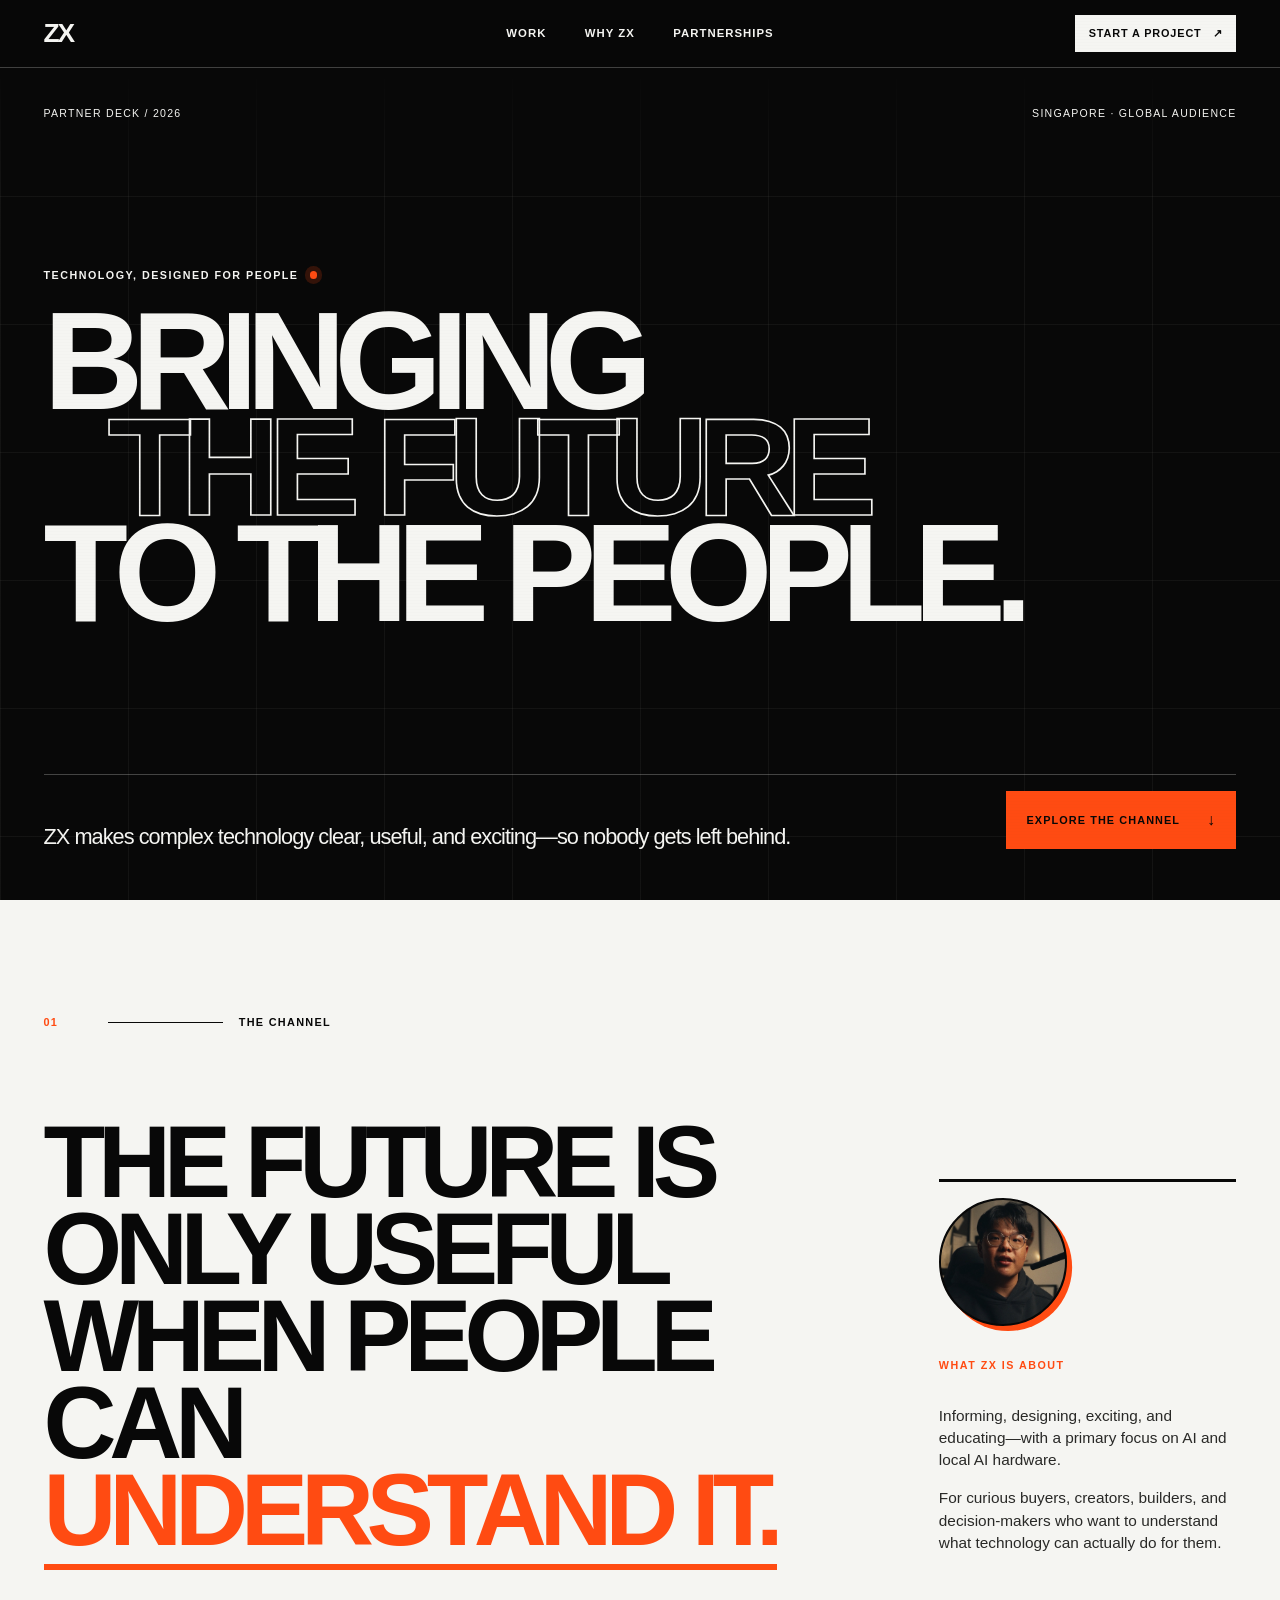
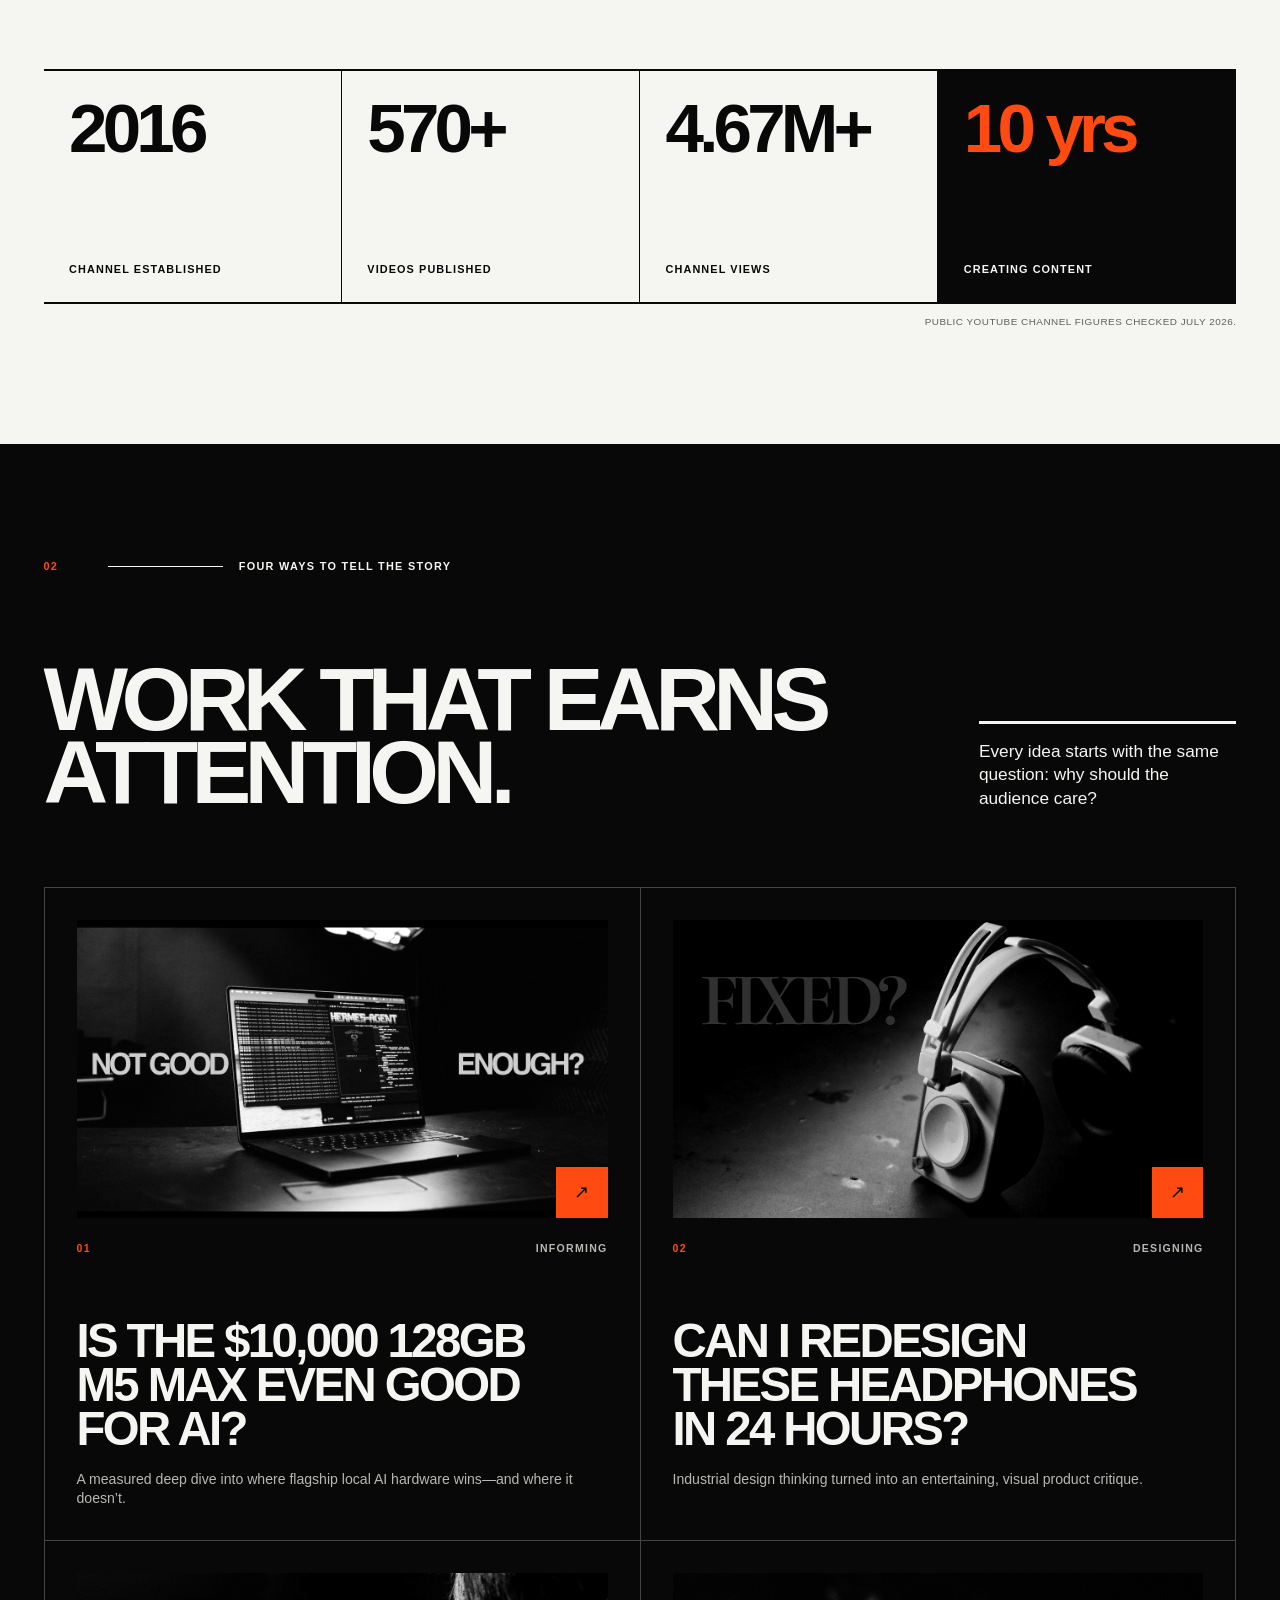
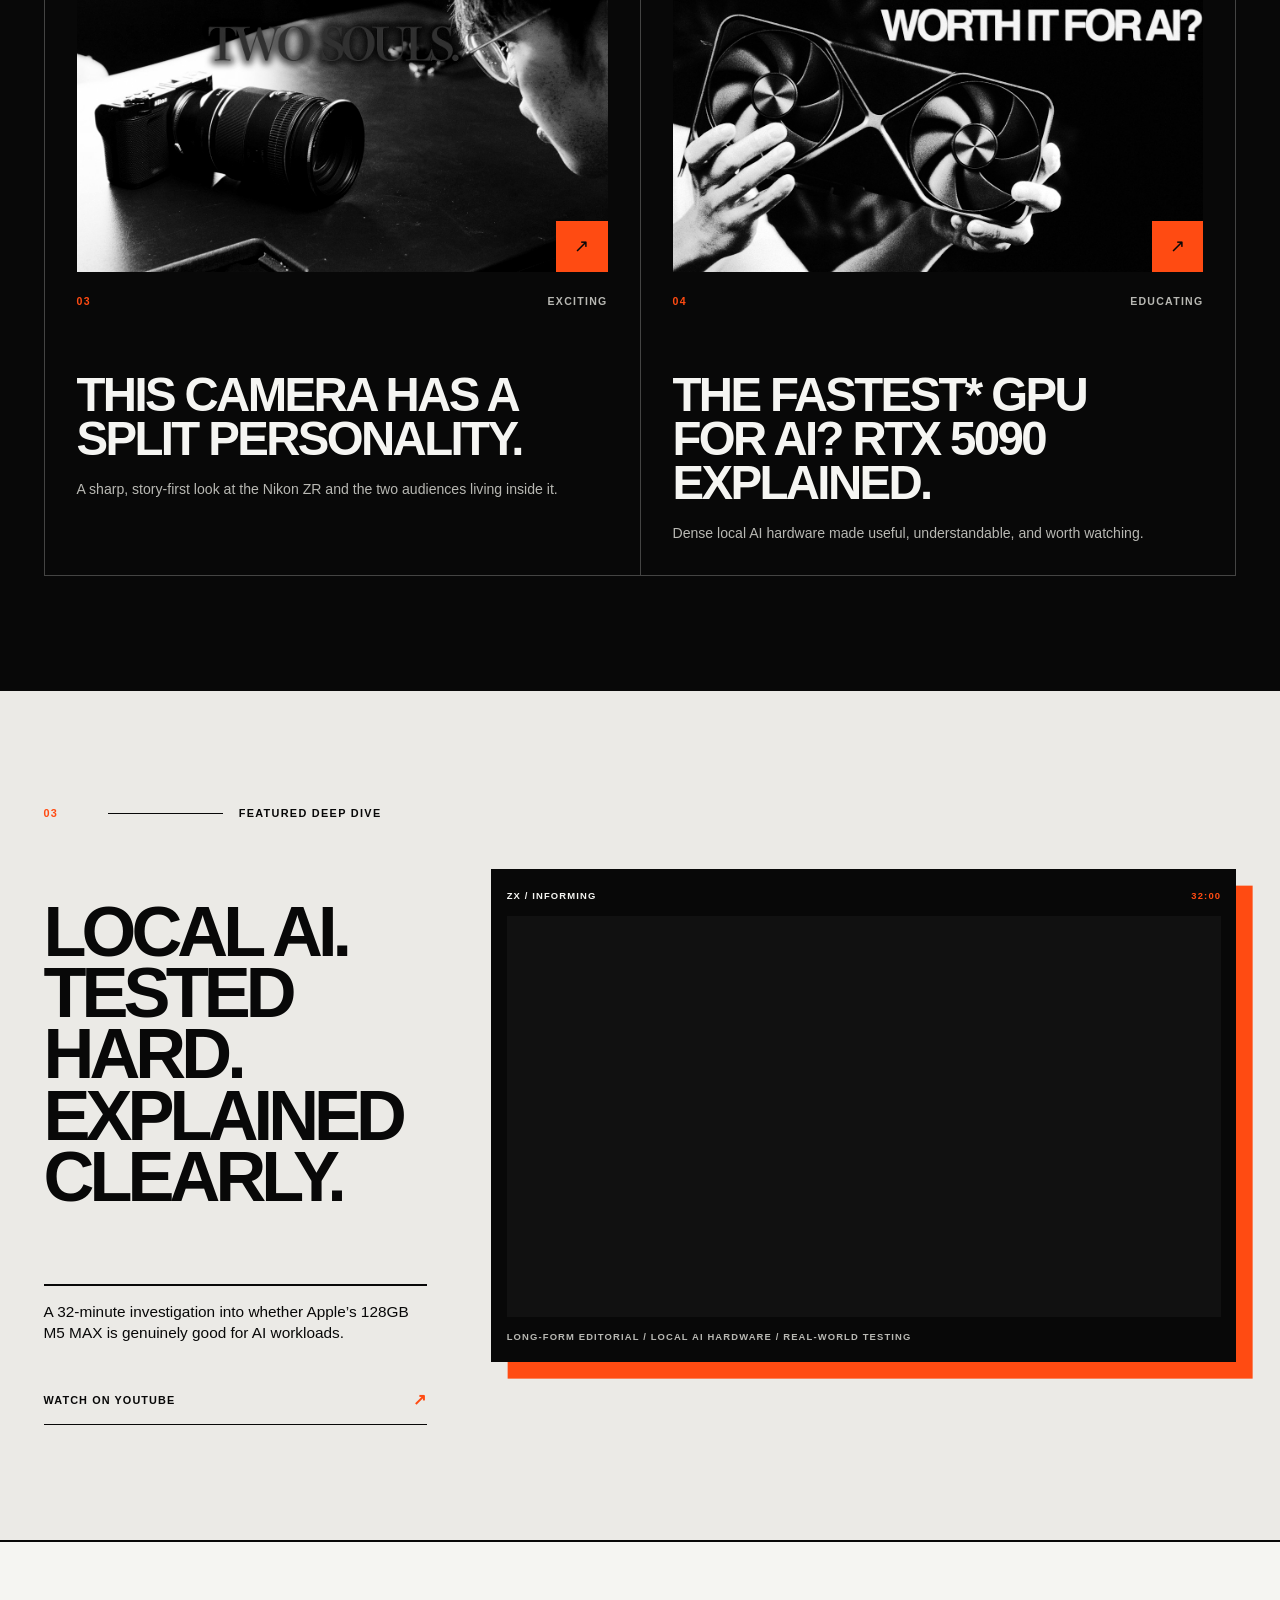
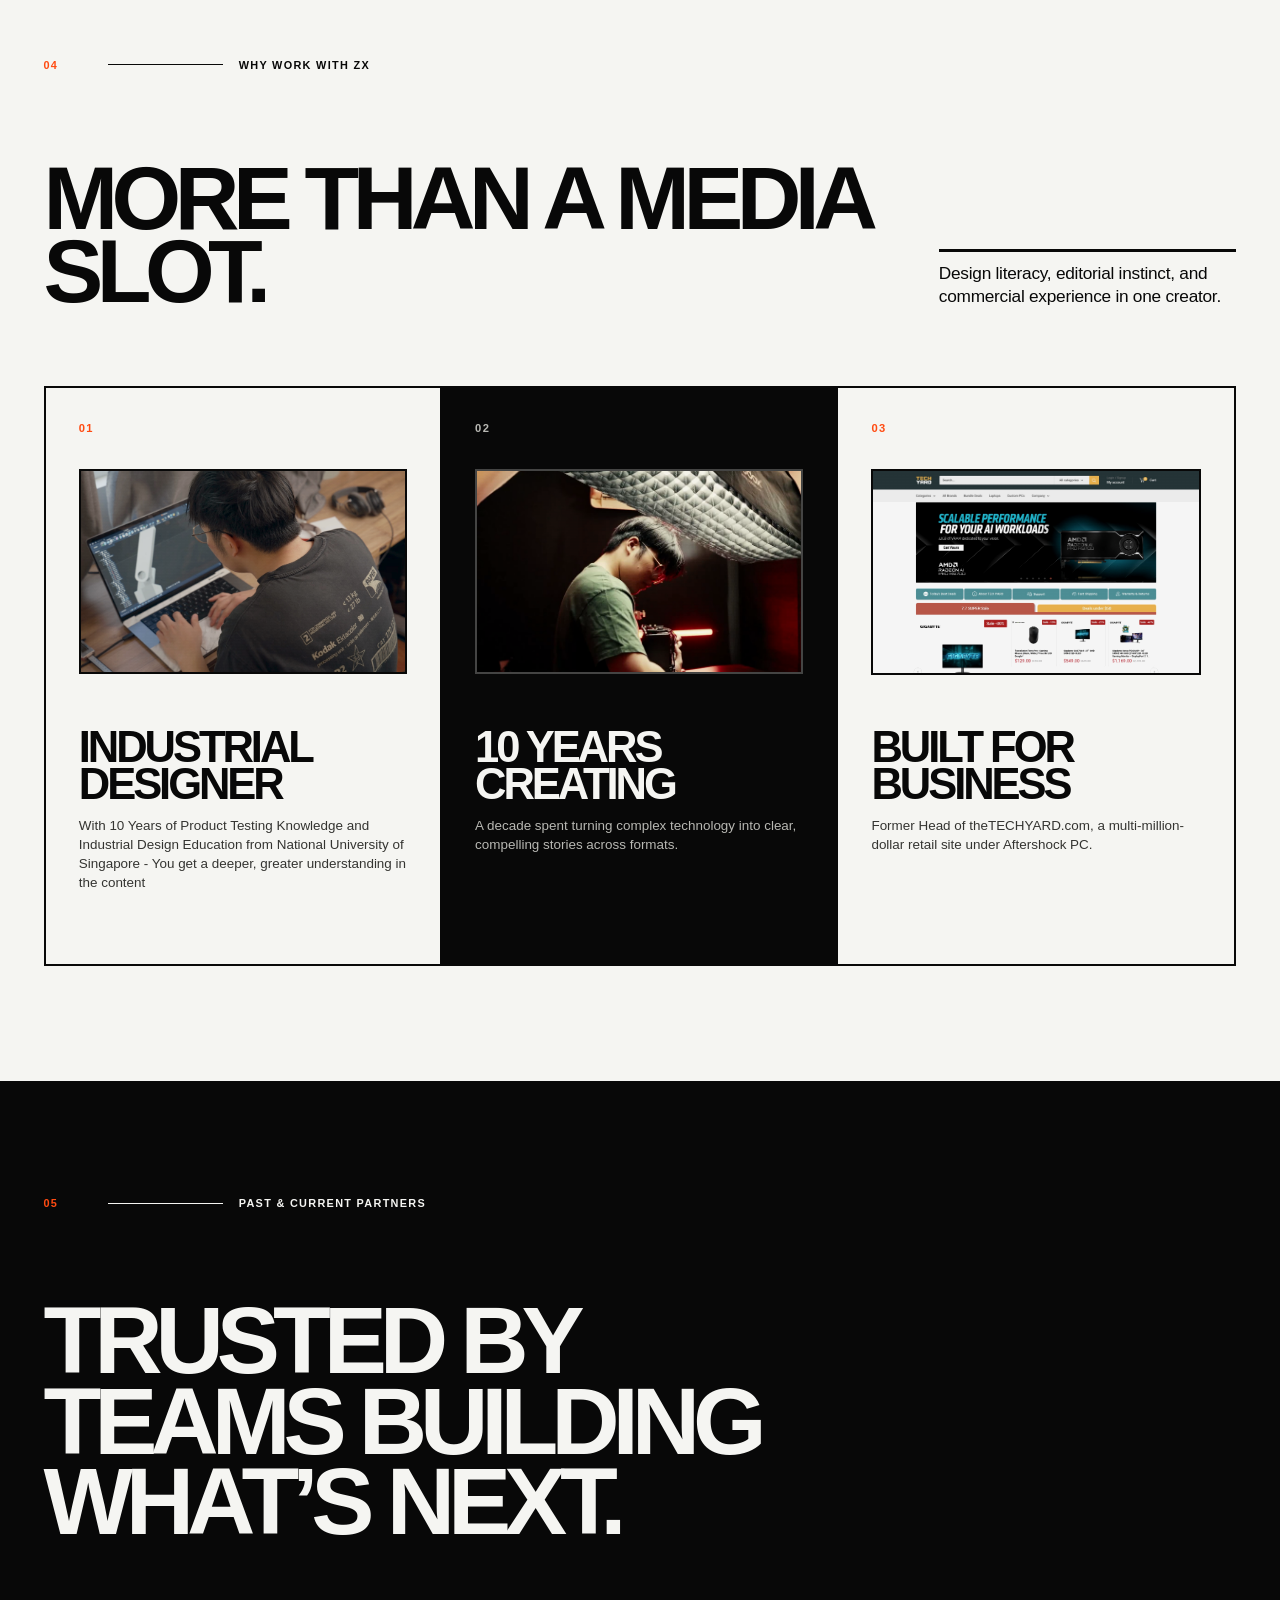
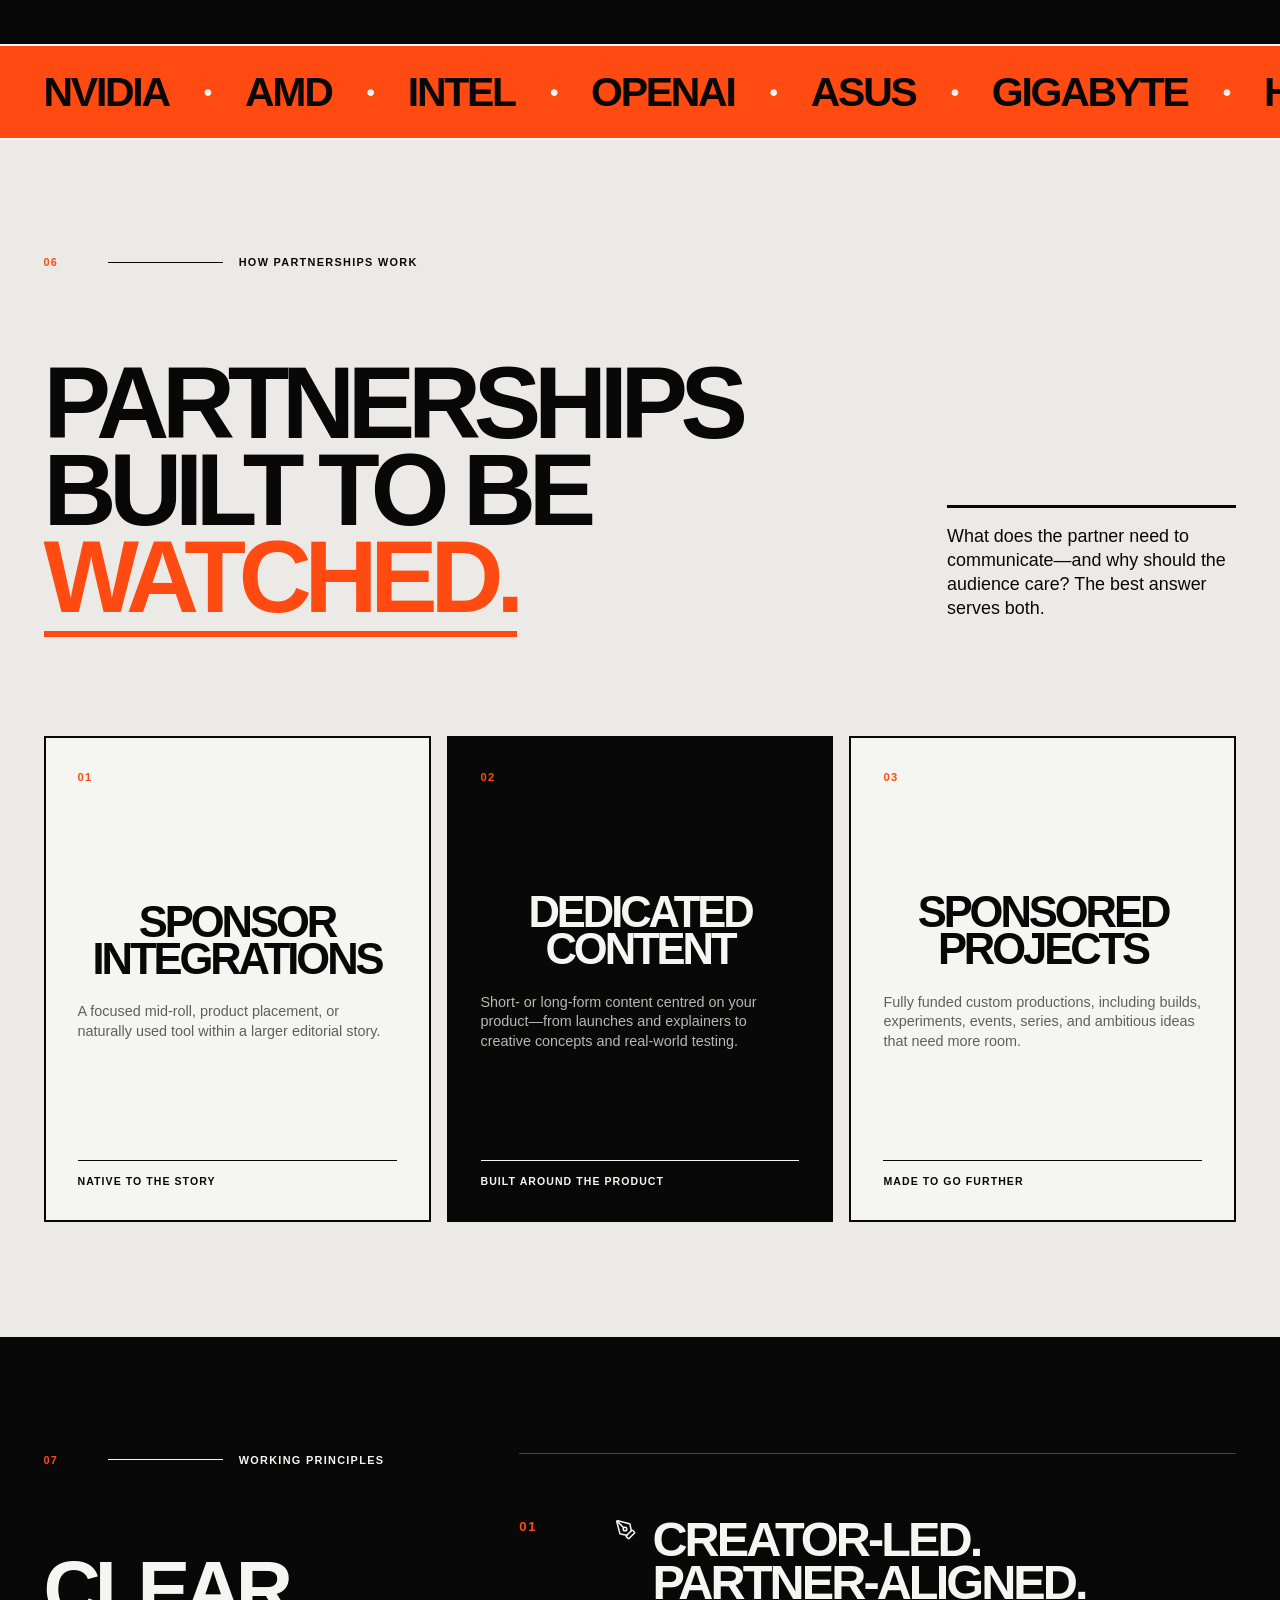
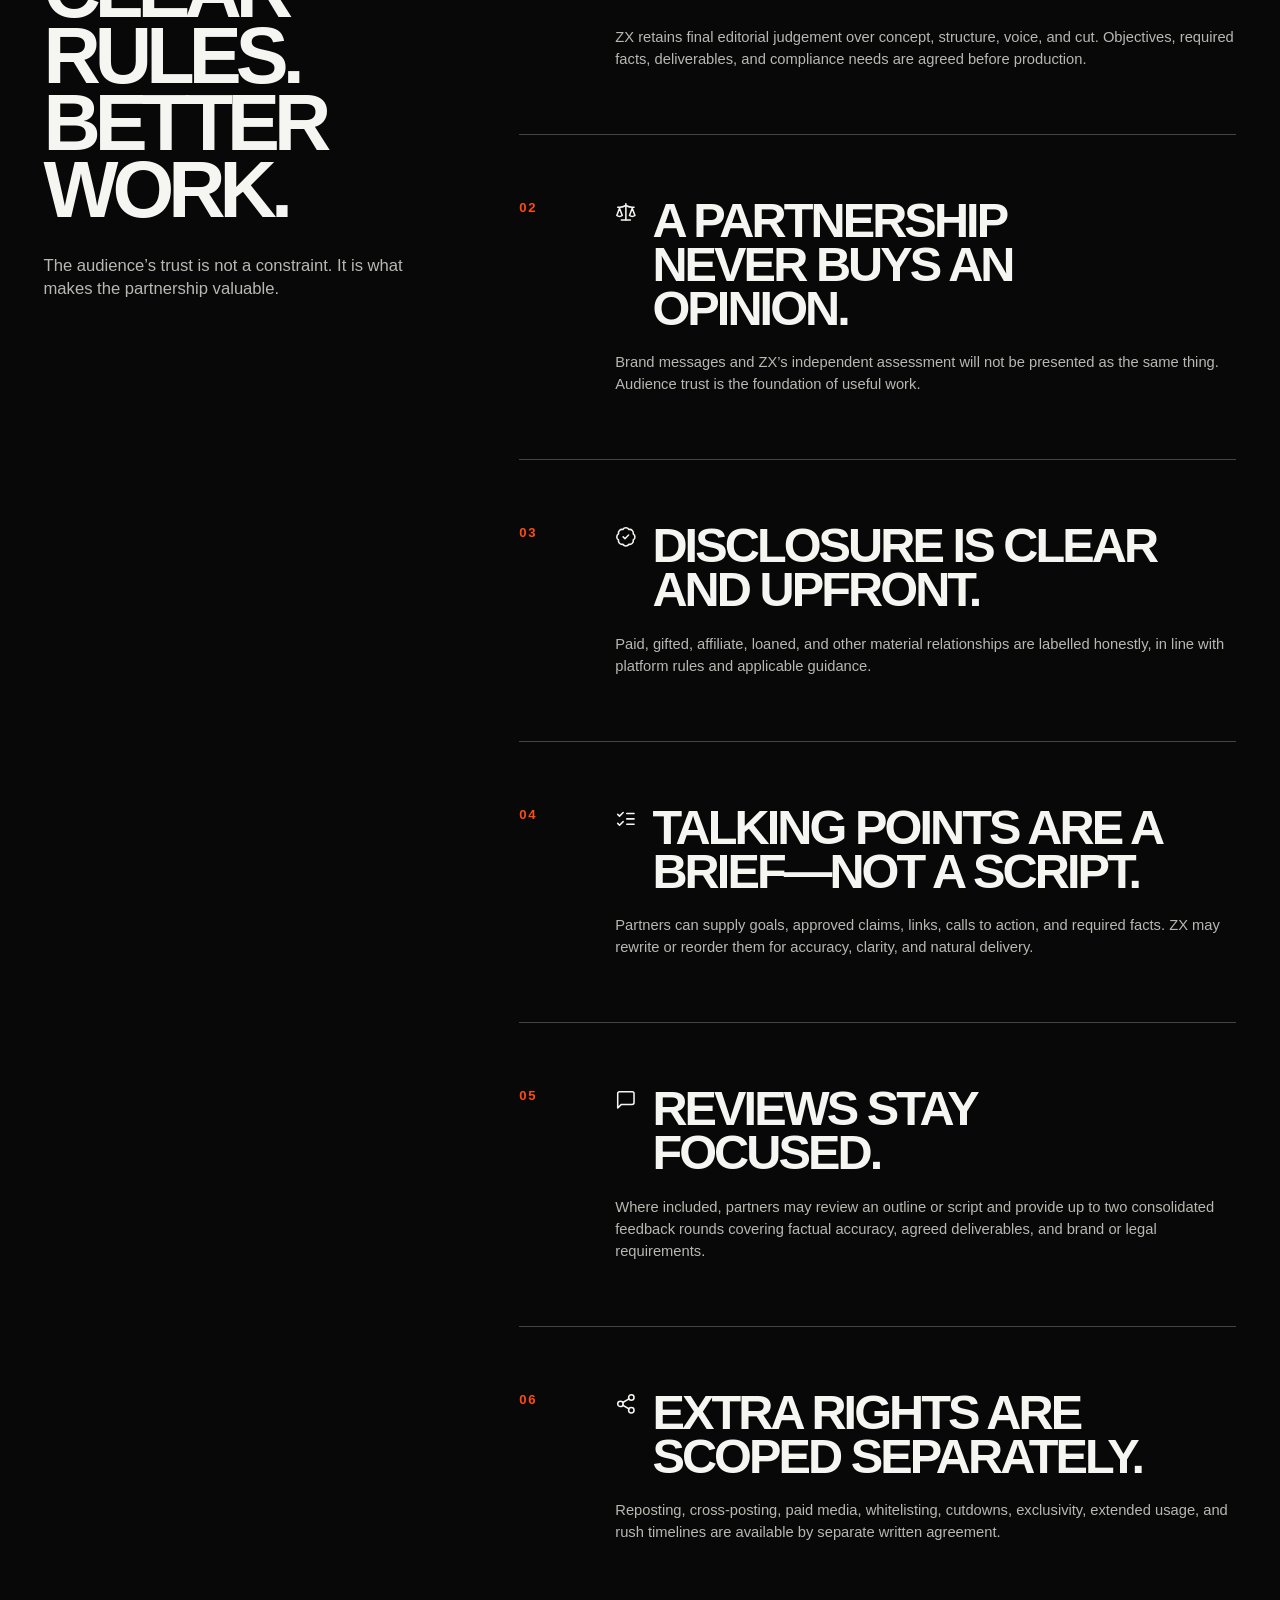
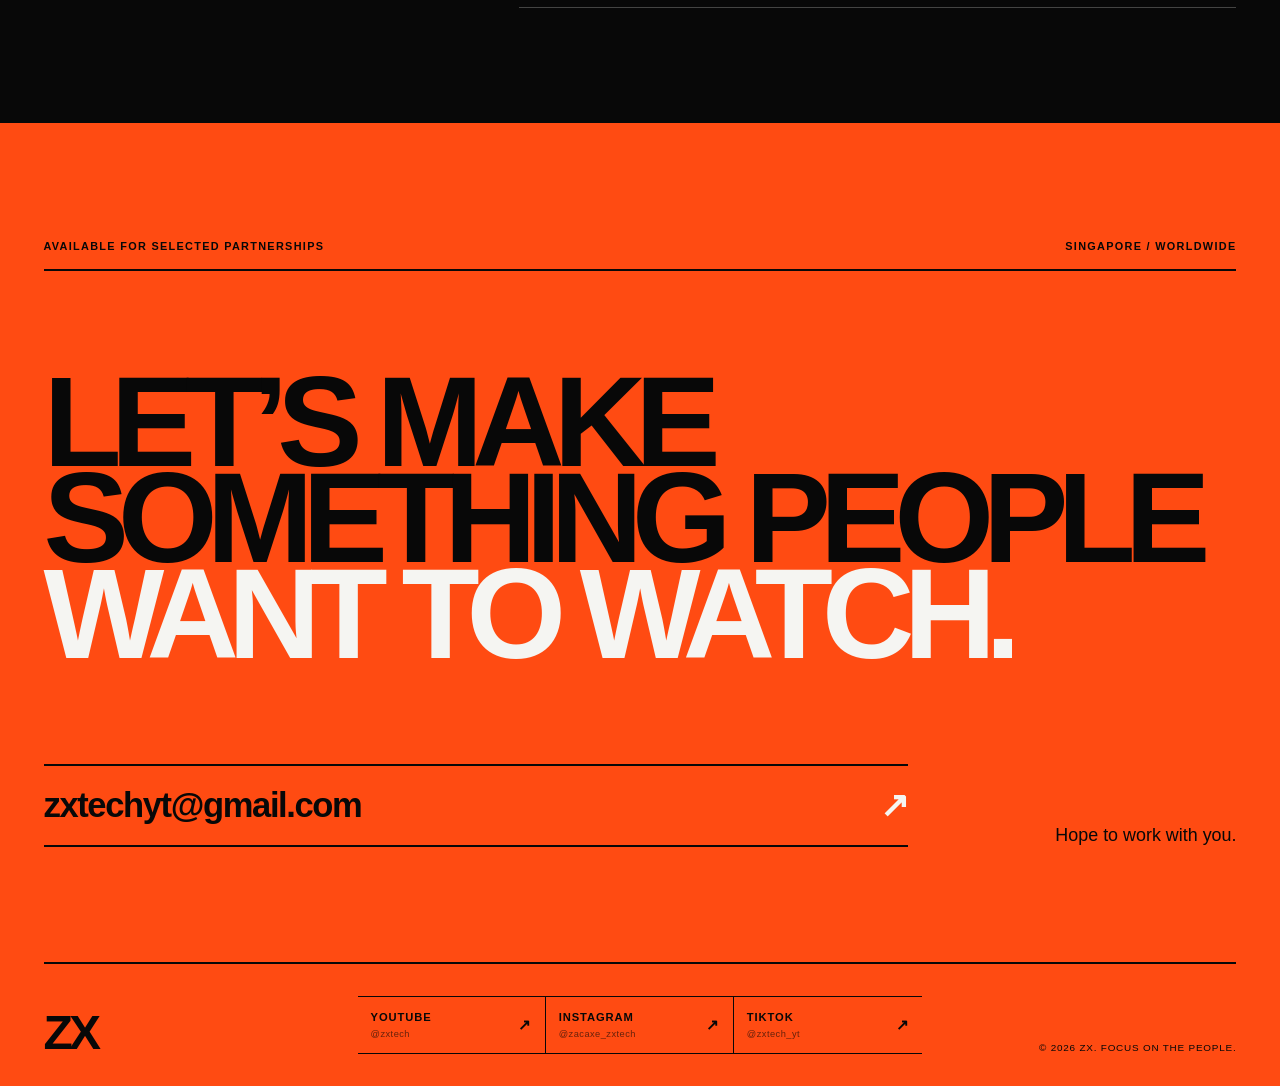
<file: index.html>
<!DOCTYPE html><html lang="en"><head><meta charSet="utf-8"/><meta name="viewport" content="width=device-width, initial-scale=1"/><link rel="preload" href="/profile-zx.jpg" as="image"/><link rel="preload" href="/why/industrial-cad.jpg" as="image"/><link rel="preload" href="/why/nikon-camera.jpg" as="image"/><link rel="preload" href="/why/techyard-storefront.jpg" as="image"/><link rel="stylesheet" href="/_next/static/chunks/0sui_d8rfpsqv.css" data-precedence="next"/><link rel="preload" as="script" fetchPriority="low" href="/_next/static/chunks/0ht900cau6_ur.js"/><script src="/_next/static/chunks/0r8nt2o8muejo.js" async=""></script><script src="/_next/static/chunks/07lhk_q6pmm3r.js" async=""></script><script src="/_next/static/chunks/turbopack-05c8c~j12fn14.js" async=""></script><script src="/_next/static/chunks/0dbhjjzl8qfwv.js" async=""></script><script src="/_next/static/chunks/12ue-er4elttq.js" async=""></script><title>Work With ZX — Technology, Designed for People</title><meta name="description" content="Partner with ZX for thoughtful, creator-led technology content spanning AI, local AI hardware, industrial design, and future-facing products."/><meta name="keywords" content="ZX Tech,technology creator,AI hardware,local AI,brand partnerships,technology sponsorships"/><meta property="og:title" content="Work With ZX"/><meta property="og:description" content="Bringing the future to the people through technology content that informs, designs, excites, and educates."/><meta property="og:site_name" content="ZX"/><meta property="og:image" content="http://localhost:3000/og.png"/><meta property="og:image:width" content="1664"/><meta property="og:image:height" content="952"/><meta property="og:image:alt" content="Work With ZX — Bringing the future to the people"/><meta property="og:type" content="website"/><meta name="twitter:card" content="summary_large_image"/><meta name="twitter:title" content="Work With ZX"/><meta name="twitter:description" content="Technology content that makes the future clear, useful, and exciting."/><meta name="twitter:image" content="http://localhost:3000/og.png"/><script src="/_next/static/chunks/03~yq9q893hmn.js" noModule=""></script></head><body><div hidden=""><!--$--><!--/$--></div><main><div class="scroll-progress" aria-hidden="true"></div><header class="masthead"><a class="wordmark" href="#top" aria-label="ZX partner deck home"><span>ZX</span></a><nav class="primary-nav" aria-label="Primary navigation"><a href="#work">Work</a><a href="#why-zx">Why ZX</a><a href="#partnerships">Partnerships</a></nav><a class="nav-contact" href="mailto:zxtechyt@gmail.com">Start a project <span aria-hidden="true">↗</span></a></header><section class="hero" id="top"><div class="hero-grid" aria-hidden="true"></div><div class="hero-meta reveal"><p>Partner deck / 2026</p><p>Singapore · Global audience</p></div><div class="hero-title"><p class="eyebrow reveal">Technology, designed for people <span class="signal-dot"></span></p><h1><span class="hero-line reveal">Bringing</span><span class="hero-line hero-line-outline reveal">the future</span><span class="hero-line reveal">to the people.</span></h1></div><div class="hero-bottom reveal"><p class="hero-intro">ZX makes complex technology clear, useful, and exciting—so nobody gets left behind.</p><a class="scroll-cue" href="#channel">Explore the channel <span aria-hidden="true">↓</span></a></div></section><section class="section section-white" id="channel"><div class="section-label reveal"><span>01</span><p>The channel</p></div><div class="channel-intro"><h2 class="display-copy reveal">The future is only useful when people can<!-- --> <span class="orange-underline">understand it.</span></h2><div class="channel-aside reveal"><div class="profile-frame"><img src="/profile-zx.jpg" alt="ZX presenting on camera" width="900" height="900"/></div><p class="eyebrow">What ZX is about</p><p>Informing, designing, exciting, and educating—with a primary focus on AI and local AI hardware.</p><p>For curious buyers, creators, builders, and decision-makers who want to understand what technology can actually do for them.</p></div></div><div class="proof-grid"><div class="proof-cell reveal"><strong>2016</strong><span>Channel established</span></div><div class="proof-cell reveal"><strong>570+</strong><span>Videos published</span></div><div class="proof-cell reveal"><strong>4.67M+</strong><span>Channel views</span></div><div class="proof-cell proof-cell-dark reveal"><strong>10 yrs</strong><span>Creating content</span></div></div><p class="data-note">Public YouTube channel figures checked July 2026.</p></section><section class="section work-section" id="work"><div class="section-label section-label-light reveal"><span>02</span><p>Four ways to tell the story</p></div><div class="section-heading-row"><h2 class="section-title reveal">Work that earns attention.</h2><p class="section-deck reveal">Every idea starts with the same question: why should the audience care?</p></div><div class="work-grid"><a class="work-card reveal" href="https://youtu.be/loZy-QCMK-s" target="_blank" rel="noreferrer"><div class="work-image"><img src="/work/m5-max.jpg" alt="" width="1280" height="720" loading="lazy"/><span class="work-arrow"><span aria-hidden="true">↗</span></span></div><div class="work-card-meta"><span>01</span><p>Informing</p></div><h3>Is the $10,000 128GB M5 MAX even good for AI?</h3><p class="work-note">A measured deep dive into where flagship local AI hardware wins—and where it doesn’t.</p></a><a class="work-card reveal" href="https://youtu.be/3YhAbudHrrY" target="_blank" rel="noreferrer"><div class="work-image"><img src="/work/nothing-redesign.jpg" alt="" width="1280" height="720" loading="lazy"/><span class="work-arrow"><span aria-hidden="true">↗</span></span></div><div class="work-card-meta"><span>02</span><p>Designing</p></div><h3>Can I redesign these headphones in 24 hours?</h3><p class="work-note">Industrial design thinking turned into an entertaining, visual product critique.</p></a><a class="work-card reveal" href="https://youtu.be/kMttoTh-v1Q" target="_blank" rel="noreferrer"><div class="work-image"><img src="/work/nikon-zr.jpg" alt="" width="1280" height="720" loading="lazy"/><span class="work-arrow"><span aria-hidden="true">↗</span></span></div><div class="work-card-meta"><span>03</span><p>Exciting</p></div><h3>This camera has a split personality.</h3><p class="work-note">A sharp, story-first look at the Nikon ZR and the two audiences living inside it.</p></a><a class="work-card reveal" href="https://youtu.be/unVCZ_RoXVA" target="_blank" rel="noreferrer"><div class="work-image"><img src="/work/rtx-5090.jpg" alt="" width="1280" height="720" loading="lazy"/><span class="work-arrow"><span aria-hidden="true">↗</span></span></div><div class="work-card-meta"><span>04</span><p>Educating</p></div><h3>The fastest* GPU for AI? RTX 5090 explained.</h3><p class="work-note">Dense local AI hardware made useful, understandable, and worth watching.</p></a></div></section><section class="feature-section"><div class="feature-copy"><div class="section-label reveal"><span>03</span><p>Featured deep dive</p></div><h2 class="feature-title reveal">Local AI.<br/>Tested hard.<br/>Explained clearly.</h2><div class="feature-foot reveal"><p>A 32-minute investigation into whether Apple’s 128GB M5 MAX is genuinely good for AI workloads.</p><a href="https://youtu.be/loZy-QCMK-s" target="_blank" rel="noreferrer">Watch on YouTube <span aria-hidden="true">↗</span></a></div></div><div class="video-shell reveal"><div class="video-topline"><span>ZX / INFORMING</span><span>32:00</span></div><div class="video-frame"><iframe src="https://www.youtube-nocookie.com/embed/loZy-QCMK-s?rel=0" title="Is the $10,000 128GB M5 MAX even good for AI? Tested" loading="lazy" allow="accelerometer; autoplay; clipboard-write; encrypted-media; gyroscope; picture-in-picture; web-share" allowFullScreen=""></iframe></div><p class="video-caption">Long-form editorial / Local AI hardware / Real-world testing</p></div></section><section class="section section-white" id="why-zx"><div class="section-label reveal"><span>04</span><p>Why work with ZX</p></div><div class="section-heading-row section-heading-row-dark"><h2 class="section-title reveal">More than a media slot.</h2><p class="section-deck reveal">Design literacy, editorial instinct, and commercial experience in one creator.</p></div><div class="reasons-grid"><article class="reason-card reveal"><div class="reason-number">01</div><div class="reason-image reason-image-cad"><img src="/why/industrial-cad.jpg" alt="ZX developing the Nothing headphones redesign in CAD" width="1600" height="1000" loading="eager" decoding="async"/></div><div class="reason-copy"><h3>Industrial Designer</h3><p>With 10 Years of Product Testing Knowledge and Industrial Design Education from National University of Singapore - You get a deeper, greater understanding in the content</p></div></article><article class="reason-card reveal"><div class="reason-number">02</div><div class="reason-image reason-image-nikon"><img src="/why/nikon-camera.jpg" alt="ZX presenting the Nikon ZR camera" width="1600" height="1000" loading="eager" decoding="async"/></div><div class="reason-copy"><h3>10 Years Creating</h3><p>A decade spent turning complex technology into clear, compelling stories across formats.</p></div></article><article class="reason-card reveal"><div class="reason-number">03</div><div class="reason-image reason-image-techyard"><img src="/why/techyard-storefront.jpg" alt="The TECHYARD ecommerce storefront" width="1600" height="1000" loading="eager" decoding="async"/></div><div class="reason-copy"><h3>Built for Business</h3><p>Former Head of theTECHYARD.com, a multi-million-dollar retail site under Aftershock PC.</p></div></article></div></section><section class="partner-section" aria-labelledby="partner-heading"><div class="partner-heading-wrap"><div class="section-label section-label-light reveal"><span>05</span><p>Past &amp; current partners</p></div><h2 id="partner-heading" class="partner-title reveal">Trusted by teams building what’s next.</h2></div><div class="marquee" aria-label="NVIDIA, AMD, INTEL, OPENAI, ASUS, GIGABYTE, HUAWEI, XIAOMI, JBL, SENNHEISER, AFTERSHOCK PC, PRISM+, PULSAR, BENQ, ZOWIE, CREATIVE, OMNIDESK, HINOMI, DXRACER, FANTECH GAMING MICE, KIWIEARS. Focus to pause." tabindex="0"><div class="marquee-track"><div class="marquee-group" aria-hidden="false"><span>NVIDIA<i aria-hidden="true">●</i></span><span>AMD<i aria-hidden="true">●</i></span><span>INTEL<i aria-hidden="true">●</i></span><span>OPENAI<i aria-hidden="true">●</i></span><span>ASUS<i aria-hidden="true">●</i></span><span>GIGABYTE<i aria-hidden="true">●</i></span><span>HUAWEI<i aria-hidden="true">●</i></span><span>XIAOMI<i aria-hidden="true">●</i></span><span>JBL<i aria-hidden="true">●</i></span><span>SENNHEISER<i aria-hidden="true">●</i></span><span>AFTERSHOCK PC<i aria-hidden="true">●</i></span><span>PRISM+<i aria-hidden="true">●</i></span><span>PULSAR<i aria-hidden="true">●</i></span><span>BENQ<i aria-hidden="true">●</i></span><span>ZOWIE<i aria-hidden="true">●</i></span><span>CREATIVE<i aria-hidden="true">●</i></span><span>OMNIDESK<i aria-hidden="true">●</i></span><span>HINOMI<i aria-hidden="true">●</i></span><span>DXRACER<i aria-hidden="true">●</i></span><span>FANTECH GAMING MICE<i aria-hidden="true">●</i></span><span>KIWIEARS<i aria-hidden="true">●</i></span></div><div class="marquee-group" aria-hidden="true"><span>NVIDIA<i aria-hidden="true">●</i></span><span>AMD<i aria-hidden="true">●</i></span><span>INTEL<i aria-hidden="true">●</i></span><span>OPENAI<i aria-hidden="true">●</i></span><span>ASUS<i aria-hidden="true">●</i></span><span>GIGABYTE<i aria-hidden="true">●</i></span><span>HUAWEI<i aria-hidden="true">●</i></span><span>XIAOMI<i aria-hidden="true">●</i></span><span>JBL<i aria-hidden="true">●</i></span><span>SENNHEISER<i aria-hidden="true">●</i></span><span>AFTERSHOCK PC<i aria-hidden="true">●</i></span><span>PRISM+<i aria-hidden="true">●</i></span><span>PULSAR<i aria-hidden="true">●</i></span><span>BENQ<i aria-hidden="true">●</i></span><span>ZOWIE<i aria-hidden="true">●</i></span><span>CREATIVE<i aria-hidden="true">●</i></span><span>OMNIDESK<i aria-hidden="true">●</i></span><span>HINOMI<i aria-hidden="true">●</i></span><span>DXRACER<i aria-hidden="true">●</i></span><span>FANTECH GAMING MICE<i aria-hidden="true">●</i></span><span>KIWIEARS<i aria-hidden="true">●</i></span></div></div></div></section><section class="section partnership-section" id="partnerships"><div class="section-label reveal"><span>06</span><p>How partnerships work</p></div><div class="partnership-intro"><h2 class="display-copy reveal">Partnerships built to be<!-- --> <span class="orange-underline">watched.</span></h2><p class="partnership-lead reveal">What does the partner need to communicate—and why should the audience care? The best answer serves both.</p></div><div class="format-grid"><article class="format-card reveal"><div class="format-number">01</div><div class="format-copy"><h3>Sponsor Integrations</h3><p>A focused mid-roll, product placement, or naturally used tool within a larger editorial story.</p></div><p class="format-output">Native to the story</p></article><article class="format-card reveal"><div class="format-number">02</div><div class="format-copy"><h3>Dedicated Content</h3><p>Short- or long-form content centred on your product—from launches and explainers to creative concepts and real-world testing.</p></div><p class="format-output">Built around the product</p></article><article class="format-card reveal"><div class="format-number">03</div><div class="format-copy"><h3>Sponsored Projects</h3><p>Fully funded custom productions, including builds, experiments, events, series, and ambitious ideas that need more room.</p></div><p class="format-output">Made to go further</p></article></div></section><section class="principles-section"><div class="principles-sticky"><div class="section-label section-label-light"><span>07</span><p>Working principles</p></div><h2>Clear rules.<br/>Better work.</h2><p>The audience’s trust is not a constraint. It is what makes the partnership valuable.</p></div><div class="principles-list"><article class="principle reveal"><span>01</span><div><div class="principle-heading"><svg xmlns="http://www.w3.org/2000/svg" width="24" height="24" viewBox="0 0 24 24" fill="none" stroke="currentColor" stroke-width="1.7" stroke-linecap="round" stroke-linejoin="round" class="lucide lucide-pen-tool" aria-hidden="true"><path d="M15.707 21.293a1 1 0 0 1-1.414 0l-1.586-1.586a1 1 0 0 1 0-1.414l5.586-5.586a1 1 0 0 1 1.414 0l1.586 1.586a1 1 0 0 1 0 1.414z"></path><path d="m18 13-1.375-6.874a1 1 0 0 0-.746-.776L3.235 2.028a1 1 0 0 0-1.207 1.207L5.35 15.879a1 1 0 0 0 .776.746L13 18"></path><path d="m2.3 2.3 7.286 7.286"></path><circle cx="11" cy="11" r="2"></circle></svg><h3>Creator-led. Partner-aligned.</h3></div><p>ZX retains final editorial judgement over concept, structure, voice, and cut. Objectives, required facts, deliverables, and compliance needs are agreed before production.</p></div></article><article class="principle reveal"><span>02</span><div><div class="principle-heading"><svg xmlns="http://www.w3.org/2000/svg" width="24" height="24" viewBox="0 0 24 24" fill="none" stroke="currentColor" stroke-width="1.7" stroke-linecap="round" stroke-linejoin="round" class="lucide lucide-scale" aria-hidden="true"><path d="m16 16 3-8 3 8c-.87.65-1.92 1-3 1s-2.13-.35-3-1Z"></path><path d="m2 16 3-8 3 8c-.87.65-1.92 1-3 1s-2.13-.35-3-1Z"></path><path d="M7 21h10"></path><path d="M12 3v18"></path><path d="M3 7h2c2 0 5-1 7-2 2 1 5 2 7 2h2"></path></svg><h3>A partnership never buys an opinion.</h3></div><p>Brand messages and ZX’s independent assessment will not be presented as the same thing. Audience trust is the foundation of useful work.</p></div></article><article class="principle reveal"><span>03</span><div><div class="principle-heading"><svg xmlns="http://www.w3.org/2000/svg" width="24" height="24" viewBox="0 0 24 24" fill="none" stroke="currentColor" stroke-width="1.7" stroke-linecap="round" stroke-linejoin="round" class="lucide lucide-badge-check" aria-hidden="true"><path d="M3.85 8.62a4 4 0 0 1 4.78-4.77 4 4 0 0 1 6.74 0 4 4 0 0 1 4.78 4.78 4 4 0 0 1 0 6.74 4 4 0 0 1-4.77 4.78 4 4 0 0 1-6.75 0 4 4 0 0 1-4.78-4.77 4 4 0 0 1 0-6.76Z"></path><path d="m9 12 2 2 4-4"></path></svg><h3>Disclosure is clear and upfront.</h3></div><p>Paid, gifted, affiliate, loaned, and other material relationships are labelled honestly, in line with platform rules and applicable guidance.</p></div></article><article class="principle reveal"><span>04</span><div><div class="principle-heading"><svg xmlns="http://www.w3.org/2000/svg" width="24" height="24" viewBox="0 0 24 24" fill="none" stroke="currentColor" stroke-width="1.7" stroke-linecap="round" stroke-linejoin="round" class="lucide lucide-list-checks" aria-hidden="true"><path d="m3 17 2 2 4-4"></path><path d="m3 7 2 2 4-4"></path><path d="M13 6h8"></path><path d="M13 12h8"></path><path d="M13 18h8"></path></svg><h3>Talking points are a brief—not a script.</h3></div><p>Partners can supply goals, approved claims, links, calls to action, and required facts. ZX may rewrite or reorder them for accuracy, clarity, and natural delivery.</p></div></article><article class="principle reveal"><span>05</span><div><div class="principle-heading"><svg xmlns="http://www.w3.org/2000/svg" width="24" height="24" viewBox="0 0 24 24" fill="none" stroke="currentColor" stroke-width="1.7" stroke-linecap="round" stroke-linejoin="round" class="lucide lucide-message-square" aria-hidden="true"><path d="M21 15a2 2 0 0 1-2 2H7l-4 4V5a2 2 0 0 1 2-2h14a2 2 0 0 1 2 2z"></path></svg><h3>Reviews stay focused.</h3></div><p>Where included, partners may review an outline or script and provide up to two consolidated feedback rounds covering factual accuracy, agreed deliverables, and brand or legal requirements.</p></div></article><article class="principle reveal"><span>06</span><div><div class="principle-heading"><svg xmlns="http://www.w3.org/2000/svg" width="24" height="24" viewBox="0 0 24 24" fill="none" stroke="currentColor" stroke-width="1.7" stroke-linecap="round" stroke-linejoin="round" class="lucide lucide-share2" aria-hidden="true"><circle cx="18" cy="5" r="3"></circle><circle cx="6" cy="12" r="3"></circle><circle cx="18" cy="19" r="3"></circle><line x1="8.59" x2="15.42" y1="13.51" y2="17.49"></line><line x1="15.41" x2="8.59" y1="6.51" y2="10.49"></line></svg><h3>Extra rights are scoped separately.</h3></div><p>Reposting, cross-posting, paid media, whitelisting, cutdowns, exclusivity, extended usage, and rush timelines are available by separate written agreement.</p></div></article></div></section><section class="contact-section" id="contact"><div class="contact-topline reveal"><p>Available for selected partnerships</p><span>Singapore / Worldwide</span></div><h2 class="contact-title reveal">Let’s make<br/>something people<br/><span>want to watch.</span></h2><div class="contact-row reveal"><a class="email-link" href="mailto:zxtechyt@gmail.com">zxtechyt@gmail.com <span aria-hidden="true">↗</span></a><p>Hope to work with you.</p></div><footer class="footer"><a class="wordmark footer-wordmark" href="#top"><span>ZX</span></a><div class="social-list"><a href="https://www.youtube.com/@ZXTech" target="_blank" rel="noreferrer"><span>YouTube</span><small>@zxtech</small><span aria-hidden="true">↗</span></a><a href="https://www.instagram.com/zacaxe_zxtech/" target="_blank" rel="noreferrer"><span>Instagram</span><small>@zacaxe_zxtech</small><span aria-hidden="true">↗</span></a><a href="https://www.tiktok.com/@zxtech_yt" target="_blank" rel="noreferrer"><span>TikTok</span><small>@zxtech_yt</small><span aria-hidden="true">↗</span></a></div><p class="footer-note">© 2026 ZX. Focus on the people.</p></footer></section></main><!--$--><!--/$--><script src="/_next/static/chunks/0ht900cau6_ur.js" id="_R_" async=""></script><script>(self.__next_f=self.__next_f||[]).push([0])</script><script>self.__next_f.push([1,"1:\"$Sreact.fragment\"\n2:I[39756,[\"/_next/static/chunks/0dbhjjzl8qfwv.js\"],\"default\"]\n3:I[37457,[\"/_next/static/chunks/0dbhjjzl8qfwv.js\"],\"default\"]\n10:I[68027,[\"/_next/static/chunks/0dbhjjzl8qfwv.js\"],\"default\",1]\n:HL[\"/_next/static/chunks/0sui_d8rfpsqv.css\",\"style\"]\n:HL[\"/profile-zx.jpg\",\"image\"]\n"])</script><script>self.__next_f.push([1,"0:{\"P\":null,\"c\":[\"\",\"\"],\"q\":\"\",\"i\":false,\"f\":[[[\"\",{\"children\":[\"__PAGE__\",{}]},\"$undefined\",\"$undefined\",16],[[\"$\",\"$1\",\"c\",{\"children\":[[[\"$\",\"link\",\"0\",{\"rel\":\"stylesheet\",\"href\":\"/_next/static/chunks/0sui_d8rfpsqv.css\",\"precedence\":\"next\",\"crossOrigin\":\"$undefined\",\"nonce\":\"$undefined\"}],[\"$\",\"script\",\"script-0\",{\"src\":\"/_next/static/chunks/0dbhjjzl8qfwv.js\",\"async\":true,\"nonce\":\"$undefined\"}]],[\"$\",\"html\",null,{\"lang\":\"en\",\"children\":[\"$\",\"body\",null,{\"children\":[\"$\",\"$L2\",null,{\"parallelRouterKey\":\"children\",\"error\":\"$undefined\",\"errorStyles\":\"$undefined\",\"errorScripts\":\"$undefined\",\"template\":[\"$\",\"$L3\",null,{}],\"templateStyles\":\"$undefined\",\"templateScripts\":\"$undefined\",\"notFound\":[[[\"$\",\"title\",null,{\"children\":\"404: This page could not be found.\"}],[\"$\",\"div\",null,{\"style\":{\"fontFamily\":\"system-ui,\\\"Segoe UI\\\",Roboto,Helvetica,Arial,sans-serif,\\\"Apple Color Emoji\\\",\\\"Segoe UI Emoji\\\"\",\"height\":\"100vh\",\"textAlign\":\"center\",\"display\":\"flex\",\"flexDirection\":\"column\",\"alignItems\":\"center\",\"justifyContent\":\"center\"},\"children\":[\"$\",\"div\",null,{\"children\":[[\"$\",\"style\",null,{\"dangerouslySetInnerHTML\":{\"__html\":\"body{color:#000;background:#fff;margin:0}.next-error-h1{border-right:1px solid rgba(0,0,0,.3)}@media (prefers-color-scheme:dark){body{color:#fff;background:#000}.next-error-h1{border-right:1px solid rgba(255,255,255,.3)}}\"}}],[\"$\",\"h1\",null,{\"className\":\"next-error-h1\",\"style\":{\"display\":\"inline-block\",\"margin\":\"0 20px 0 0\",\"padding\":\"0 23px 0 0\",\"fontSize\":24,\"fontWeight\":500,\"verticalAlign\":\"top\",\"lineHeight\":\"49px\"},\"children\":404}],[\"$\",\"div\",null,{\"style\":{\"display\":\"inline-block\"},\"children\":[\"$\",\"h2\",null,{\"style\":{\"fontSize\":14,\"fontWeight\":400,\"lineHeight\":\"49px\",\"margin\":0},\"children\":\"This page could not be found.\"}]}]]}]}]],[]],\"forbidden\":\"$undefined\",\"unauthorized\":\"$undefined\"}]}]}]]}],{\"children\":[[\"$\",\"$1\",\"c\",{\"children\":[[\"$\",\"main\",null,{\"children\":[[\"$\",\"div\",null,{\"className\":\"scroll-progress\",\"aria-hidden\":\"true\"}],[\"$\",\"header\",null,{\"className\":\"masthead\",\"children\":[[\"$\",\"a\",null,{\"className\":\"wordmark\",\"href\":\"#top\",\"aria-label\":\"ZX partner deck home\",\"children\":[\"$\",\"span\",null,{\"children\":\"ZX\"}]}],[\"$\",\"nav\",null,{\"className\":\"primary-nav\",\"aria-label\":\"Primary navigation\",\"children\":[[\"$\",\"a\",null,{\"href\":\"#work\",\"children\":\"Work\"}],[\"$\",\"a\",null,{\"href\":\"#why-zx\",\"children\":\"Why ZX\"}],[\"$\",\"a\",null,{\"href\":\"#partnerships\",\"children\":\"Partnerships\"}]]}],[\"$\",\"a\",null,{\"className\":\"nav-contact\",\"href\":\"mailto:zxtechyt@gmail.com\",\"children\":[\"Start a project \",[\"$\",\"span\",null,{\"aria-hidden\":\"true\",\"children\":\"↗\"}]]}]]}],[\"$\",\"section\",null,{\"className\":\"hero\",\"id\":\"top\",\"children\":[[\"$\",\"div\",null,{\"className\":\"hero-grid\",\"aria-hidden\":\"true\"}],[\"$\",\"div\",null,{\"className\":\"hero-meta reveal\",\"children\":[[\"$\",\"p\",null,{\"children\":\"Partner deck / 2026\"}],[\"$\",\"p\",null,{\"children\":\"Singapore · Global audience\"}]]}],[\"$\",\"div\",null,{\"className\":\"hero-title\",\"children\":[[\"$\",\"p\",null,{\"className\":\"eyebrow reveal\",\"children\":[\"Technology, designed for people \",[\"$\",\"span\",null,{\"className\":\"signal-dot\"}]]}],[\"$\",\"h1\",null,{\"children\":[[\"$\",\"span\",null,{\"className\":\"hero-line reveal\",\"children\":\"Bringing\"}],[\"$\",\"span\",null,{\"className\":\"hero-line hero-line-outline reveal\",\"children\":\"the future\"}],[\"$\",\"span\",null,{\"className\":\"hero-line reveal\",\"children\":\"to the people.\"}]]}]]}],[\"$\",\"div\",null,{\"className\":\"hero-bottom reveal\",\"children\":[[\"$\",\"p\",null,{\"className\":\"hero-intro\",\"children\":\"ZX makes complex technology clear, useful, and exciting—so nobody gets left behind.\"}],[\"$\",\"a\",null,{\"className\":\"scroll-cue\",\"href\":\"#channel\",\"children\":[\"Explore the channel \",[\"$\",\"span\",null,{\"aria-hidden\":\"true\",\"children\":\"↓\"}]]}]]}]]}],[\"$\",\"section\",null,{\"className\":\"section section-white\",\"id\":\"channel\",\"children\":[[\"$\",\"div\",null,{\"className\":\"section-label reveal\",\"children\":[[\"$\",\"span\",null,{\"children\":\"01\"}],[\"$\",\"p\",null,{\"children\":\"The channel\"}]]}],[\"$\",\"div\",null,{\"className\":\"channel-intro\",\"children\":[[\"$\",\"h2\",null,{\"className\":\"display-copy reveal\",\"children\":[\"The future is only useful when people can\",\" \",[\"$\",\"span\",null,{\"className\":\"orange-underline\",\"children\":\"understand it.\"}]]}],[\"$\",\"div\",null,{\"className\":\"channel-aside reveal\",\"children\":[[\"$\",\"div\",null,{\"className\":\"profile-frame\",\"children\":[\"$\",\"img\",null,{\"src\":\"/profile-zx.jpg\",\"alt\":\"ZX presenting on camera\",\"width\":\"900\",\"height\":\"900\"}]}],[\"$\",\"p\",null,{\"className\":\"eyebrow\",\"children\":\"What ZX is about\"}],[\"$\",\"p\",null,{\"children\":\"Informing, designing, exciting, and educating—with a primary focus on AI and local AI hardware.\"}],[\"$\",\"p\",null,{\"children\":\"For curious buyers, creators, builders, and decision-makers who want to understand what technology can actually do for them.\"}]]}]]}],\"$L4\",\"$L5\"]}],\"$L6\",\"$L7\",\"$L8\",\"$L9\",\"$La\",\"$Lb\",\"$Lc\"]}],[\"$Ld\"],\"$Le\"]}],{},null,false,null]},null,false,null],\"$Lf\",false]],\"m\":\"$undefined\",\"G\":[\"$10\",[\"$L11\"]],\"S\":true,\"h\":null,\"s\":\"$undefined\",\"l\":\"$undefined\",\"p\":\"$undefined\",\"d\":\"$undefined\",\"b\":\"MHmcbEbMLZE2___aWJKQE\"}\n"])</script><script>self.__next_f.push([1,"12:I[48722,[\"/_next/static/chunks/0dbhjjzl8qfwv.js\",\"/_next/static/chunks/12ue-er4elttq.js\"],\"default\"]\n16:I[97367,[\"/_next/static/chunks/0dbhjjzl8qfwv.js\"],\"OutletBoundary\"]\n17:\"$Sreact.suspense\"\n19:I[97367,[\"/_next/static/chunks/0dbhjjzl8qfwv.js\"],\"ViewportBoundary\"]\n1b:I[97367,[\"/_next/static/chunks/0dbhjjzl8qfwv.js\"],\"MetadataBoundary\"]\n:HL[\"/why/industrial-cad.jpg\",\"image\"]\n:HL[\"/why/nikon-camera.jpg\",\"image\"]\n:HL[\"/why/techyard-storefront.jpg\",\"image\"]\n4:[\"$\",\"div\",null,{\"className\":\"proof-grid\",\"children\":[[\"$\",\"div\",null,{\"className\":\"proof-cell reveal\",\"children\":[[\"$\",\"strong\",null,{\"children\":\"2016\"}],[\"$\",\"span\",null,{\"children\":\"Channel established\"}]]}],[\"$\",\"div\",null,{\"className\":\"proof-cell reveal\",\"children\":[[\"$\",\"strong\",null,{\"children\":\"570+\"}],[\"$\",\"span\",null,{\"children\":\"Videos published\"}]]}],[\"$\",\"div\",null,{\"className\":\"proof-cell reveal\",\"children\":[[\"$\",\"strong\",null,{\"children\":\"4.67M+\"}],[\"$\",\"span\",null,{\"children\":\"Channel views\"}]]}],[\"$\",\"div\",null,{\"className\":\"proof-cell proof-cell-dark reveal\",\"children\":[[\"$\",\"strong\",null,{\"children\":\"10 yrs\"}],[\"$\",\"span\",null,{\"children\":\"Creating content\"}]]}]]}]\n5:[\"$\",\"p\",null,{\"className\":\"data-note\",\"children\":\"Public YouTube channel figures checked July 2026.\"}]\n"])</script><script>self.__next_f.push([1,"6:[\"$\",\"section\",null,{\"className\":\"section work-section\",\"id\":\"work\",\"children\":[[\"$\",\"div\",null,{\"className\":\"section-label section-label-light reveal\",\"children\":[[\"$\",\"span\",null,{\"children\":\"02\"}],[\"$\",\"p\",null,{\"children\":\"Four ways to tell the story\"}]]}],[\"$\",\"div\",null,{\"className\":\"section-heading-row\",\"children\":[[\"$\",\"h2\",null,{\"className\":\"section-title reveal\",\"children\":\"Work that earns attention.\"}],[\"$\",\"p\",null,{\"className\":\"section-deck reveal\",\"children\":\"Every idea starts with the same question: why should the audience care?\"}]]}],[\"$\",\"div\",null,{\"className\":\"work-grid\",\"children\":[[\"$\",\"a\",\"Informing\",{\"className\":\"work-card reveal\",\"href\":\"https://youtu.be/loZy-QCMK-s\",\"target\":\"_blank\",\"rel\":\"noreferrer\",\"children\":[[\"$\",\"div\",null,{\"className\":\"work-image\",\"children\":[[\"$\",\"img\",null,{\"src\":\"/work/m5-max.jpg\",\"alt\":\"\",\"width\":\"1280\",\"height\":\"720\",\"loading\":\"lazy\"}],[\"$\",\"span\",null,{\"className\":\"work-arrow\",\"children\":[\"$\",\"span\",null,{\"aria-hidden\":\"true\",\"children\":\"↗\"}]}]]}],[\"$\",\"div\",null,{\"className\":\"work-card-meta\",\"children\":[[\"$\",\"span\",null,{\"children\":\"01\"}],[\"$\",\"p\",null,{\"children\":\"Informing\"}]]}],[\"$\",\"h3\",null,{\"children\":\"Is the $10,000 128GB M5 MAX even good for AI?\"}],[\"$\",\"p\",null,{\"className\":\"work-note\",\"children\":\"A measured deep dive into where flagship local AI hardware wins—and where it doesn’t.\"}]]}],[\"$\",\"a\",\"Designing\",{\"className\":\"work-card reveal\",\"href\":\"https://youtu.be/3YhAbudHrrY\",\"target\":\"_blank\",\"rel\":\"noreferrer\",\"children\":[[\"$\",\"div\",null,{\"className\":\"work-image\",\"children\":[[\"$\",\"img\",null,{\"src\":\"/work/nothing-redesign.jpg\",\"alt\":\"\",\"width\":\"1280\",\"height\":\"720\",\"loading\":\"lazy\"}],[\"$\",\"span\",null,{\"className\":\"work-arrow\",\"children\":[\"$\",\"span\",null,{\"aria-hidden\":\"true\",\"children\":\"↗\"}]}]]}],[\"$\",\"div\",null,{\"className\":\"work-card-meta\",\"children\":[[\"$\",\"span\",null,{\"children\":\"02\"}],[\"$\",\"p\",null,{\"children\":\"Designing\"}]]}],[\"$\",\"h3\",null,{\"children\":\"Can I redesign these headphones in 24 hours?\"}],[\"$\",\"p\",null,{\"className\":\"work-note\",\"children\":\"Industrial design thinking turned into an entertaining, visual product critique.\"}]]}],[\"$\",\"a\",\"Exciting\",{\"className\":\"work-card reveal\",\"href\":\"https://youtu.be/kMttoTh-v1Q\",\"target\":\"_blank\",\"rel\":\"noreferrer\",\"children\":[[\"$\",\"div\",null,{\"className\":\"work-image\",\"children\":[[\"$\",\"img\",null,{\"src\":\"/work/nikon-zr.jpg\",\"alt\":\"\",\"width\":\"1280\",\"height\":\"720\",\"loading\":\"lazy\"}],[\"$\",\"span\",null,{\"className\":\"work-arrow\",\"children\":[\"$\",\"span\",null,{\"aria-hidden\":\"true\",\"children\":\"↗\"}]}]]}],[\"$\",\"div\",null,{\"className\":\"work-card-meta\",\"children\":[[\"$\",\"span\",null,{\"children\":\"03\"}],[\"$\",\"p\",null,{\"children\":\"Exciting\"}]]}],[\"$\",\"h3\",null,{\"children\":\"This camera has a split personality.\"}],[\"$\",\"p\",null,{\"className\":\"work-note\",\"children\":\"A sharp, story-first look at the Nikon ZR and the two audiences living inside it.\"}]]}],[\"$\",\"a\",\"Educating\",{\"className\":\"work-card reveal\",\"href\":\"https://youtu.be/unVCZ_RoXVA\",\"target\":\"_blank\",\"rel\":\"noreferrer\",\"children\":[[\"$\",\"div\",null,{\"className\":\"work-image\",\"children\":[[\"$\",\"img\",null,{\"src\":\"/work/rtx-5090.jpg\",\"alt\":\"\",\"width\":\"1280\",\"height\":\"720\",\"loading\":\"lazy\"}],[\"$\",\"span\",null,{\"className\":\"work-arrow\",\"children\":[\"$\",\"span\",null,{\"aria-hidden\":\"true\",\"children\":\"↗\"}]}]]}],[\"$\",\"div\",null,{\"className\":\"work-card-meta\",\"children\":[[\"$\",\"span\",null,{\"children\":\"04\"}],[\"$\",\"p\",null,{\"children\":\"Educating\"}]]}],[\"$\",\"h3\",null,{\"children\":\"The fastest* GPU for AI? RTX 5090 explained.\"}],[\"$\",\"p\",null,{\"className\":\"work-note\",\"children\":\"Dense local AI hardware made useful, understandable, and worth watching.\"}]]}]]}]]}]\n"])</script><script>self.__next_f.push([1,"7:[\"$\",\"section\",null,{\"className\":\"feature-section\",\"children\":[[\"$\",\"div\",null,{\"className\":\"feature-copy\",\"children\":[[\"$\",\"div\",null,{\"className\":\"section-label reveal\",\"children\":[[\"$\",\"span\",null,{\"children\":\"03\"}],[\"$\",\"p\",null,{\"children\":\"Featured deep dive\"}]]}],[\"$\",\"h2\",null,{\"className\":\"feature-title reveal\",\"children\":[\"Local AI.\",[\"$\",\"br\",null,{}],\"Tested hard.\",[\"$\",\"br\",null,{}],\"Explained clearly.\"]}],[\"$\",\"div\",null,{\"className\":\"feature-foot reveal\",\"children\":[[\"$\",\"p\",null,{\"children\":\"A 32-minute investigation into whether Apple’s 128GB M5 MAX is genuinely good for AI workloads.\"}],[\"$\",\"a\",null,{\"href\":\"https://youtu.be/loZy-QCMK-s\",\"target\":\"_blank\",\"rel\":\"noreferrer\",\"children\":[\"Watch on YouTube \",[\"$\",\"span\",null,{\"aria-hidden\":\"true\",\"children\":\"↗\"}]]}]]}]]}],[\"$\",\"div\",null,{\"className\":\"video-shell reveal\",\"children\":[[\"$\",\"div\",null,{\"className\":\"video-topline\",\"children\":[[\"$\",\"span\",null,{\"children\":\"ZX / INFORMING\"}],[\"$\",\"span\",null,{\"children\":\"32:00\"}]]}],[\"$\",\"div\",null,{\"className\":\"video-frame\",\"children\":[\"$\",\"iframe\",null,{\"src\":\"https://www.youtube-nocookie.com/embed/loZy-QCMK-s?rel=0\",\"title\":\"Is the $10,000 128GB M5 MAX even good for AI? Tested\",\"loading\":\"lazy\",\"allow\":\"accelerometer; autoplay; clipboard-write; encrypted-media; gyroscope; picture-in-picture; web-share\",\"allowFullScreen\":true}]}],[\"$\",\"p\",null,{\"className\":\"video-caption\",\"children\":\"Long-form editorial / Local AI hardware / Real-world testing\"}]]}]]}]\n"])</script><script>self.__next_f.push([1,"8:[\"$\",\"section\",null,{\"className\":\"section section-white\",\"id\":\"why-zx\",\"children\":[[\"$\",\"div\",null,{\"className\":\"section-label reveal\",\"children\":[[\"$\",\"span\",null,{\"children\":\"04\"}],[\"$\",\"p\",null,{\"children\":\"Why work with ZX\"}]]}],[\"$\",\"div\",null,{\"className\":\"section-heading-row section-heading-row-dark\",\"children\":[[\"$\",\"h2\",null,{\"className\":\"section-title reveal\",\"children\":\"More than a media slot.\"}],[\"$\",\"p\",null,{\"className\":\"section-deck reveal\",\"children\":\"Design literacy, editorial instinct, and commercial experience in one creator.\"}]]}],[\"$\",\"div\",null,{\"className\":\"reasons-grid\",\"children\":[[\"$\",\"article\",\"01\",{\"className\":\"reason-card reveal\",\"children\":[[\"$\",\"div\",null,{\"className\":\"reason-number\",\"children\":\"01\"}],[\"$\",\"div\",null,{\"className\":\"reason-image reason-image-cad\",\"children\":[\"$\",\"img\",null,{\"src\":\"/why/industrial-cad.jpg\",\"alt\":\"ZX developing the Nothing headphones redesign in CAD\",\"width\":\"1600\",\"height\":\"1000\",\"loading\":\"eager\",\"decoding\":\"async\"}]}],[\"$\",\"div\",null,{\"className\":\"reason-copy\",\"children\":[[\"$\",\"h3\",null,{\"children\":\"Industrial Designer\"}],[\"$\",\"p\",null,{\"children\":\"With 10 Years of Product Testing Knowledge and Industrial Design Education from National University of Singapore - You get a deeper, greater understanding in the content\"}]]}]]}],[\"$\",\"article\",\"02\",{\"className\":\"reason-card reveal\",\"children\":[[\"$\",\"div\",null,{\"className\":\"reason-number\",\"children\":\"02\"}],[\"$\",\"div\",null,{\"className\":\"reason-image reason-image-nikon\",\"children\":[\"$\",\"img\",null,{\"src\":\"/why/nikon-camera.jpg\",\"alt\":\"ZX presenting the Nikon ZR camera\",\"width\":\"1600\",\"height\":\"1000\",\"loading\":\"eager\",\"decoding\":\"async\"}]}],[\"$\",\"div\",null,{\"className\":\"reason-copy\",\"children\":[[\"$\",\"h3\",null,{\"children\":\"10 Years Creating\"}],[\"$\",\"p\",null,{\"children\":\"A decade spent turning complex technology into clear, compelling stories across formats.\"}]]}]]}],[\"$\",\"article\",\"03\",{\"className\":\"reason-card reveal\",\"children\":[[\"$\",\"div\",null,{\"className\":\"reason-number\",\"children\":\"03\"}],[\"$\",\"div\",null,{\"className\":\"reason-image reason-image-techyard\",\"children\":[\"$\",\"img\",null,{\"src\":\"/why/techyard-storefront.jpg\",\"alt\":\"The TECHYARD ecommerce storefront\",\"width\":\"1600\",\"height\":\"1000\",\"loading\":\"eager\",\"decoding\":\"async\"}]}],[\"$\",\"div\",null,{\"className\":\"reason-copy\",\"children\":[[\"$\",\"h3\",null,{\"children\":\"Built for Business\"}],[\"$\",\"p\",null,{\"children\":\"Former Head of theTECHYARD.com, a multi-million-dollar retail site under Aftershock PC.\"}]]}]]}]]}]]}]\n"])</script><script>self.__next_f.push([1,"9:[\"$\",\"section\",null,{\"className\":\"partner-section\",\"aria-labelledby\":\"partner-heading\",\"children\":[[\"$\",\"div\",null,{\"className\":\"partner-heading-wrap\",\"children\":[[\"$\",\"div\",null,{\"className\":\"section-label section-label-light reveal\",\"children\":[[\"$\",\"span\",null,{\"children\":\"05\"}],[\"$\",\"p\",null,{\"children\":\"Past \u0026 current partners\"}]]}],[\"$\",\"h2\",null,{\"id\":\"partner-heading\",\"className\":\"partner-title reveal\",\"children\":\"Trusted by teams building what’s next.\"}]]}],[\"$\",\"$L12\",null,{\"partners\":[\"NVIDIA\",\"AMD\",\"INTEL\",\"OPENAI\",\"ASUS\",\"GIGABYTE\",\"HUAWEI\",\"XIAOMI\",\"JBL\",\"SENNHEISER\",\"AFTERSHOCK PC\",\"PRISM+\",\"PULSAR\",\"BENQ\",\"ZOWIE\",\"CREATIVE\",\"OMNIDESK\",\"HINOMI\",\"DXRACER\",\"FANTECH GAMING MICE\",\"KIWIEARS\"]}]]}]\n"])</script><script>self.__next_f.push([1,"a:[\"$\",\"section\",null,{\"className\":\"section partnership-section\",\"id\":\"partnerships\",\"children\":[[\"$\",\"div\",null,{\"className\":\"section-label reveal\",\"children\":[[\"$\",\"span\",null,{\"children\":\"06\"}],[\"$\",\"p\",null,{\"children\":\"How partnerships work\"}]]}],[\"$\",\"div\",null,{\"className\":\"partnership-intro\",\"children\":[[\"$\",\"h2\",null,{\"className\":\"display-copy reveal\",\"children\":[\"Partnerships built to be\",\" \",[\"$\",\"span\",null,{\"className\":\"orange-underline\",\"children\":\"watched.\"}]]}],[\"$\",\"p\",null,{\"className\":\"partnership-lead reveal\",\"children\":\"What does the partner need to communicate—and why should the audience care? The best answer serves both.\"}]]}],[\"$\",\"div\",null,{\"className\":\"format-grid\",\"children\":[[\"$\",\"article\",\"01\",{\"className\":\"format-card reveal\",\"children\":[[\"$\",\"div\",null,{\"className\":\"format-number\",\"children\":\"01\"}],[\"$\",\"div\",null,{\"className\":\"format-copy\",\"children\":[[\"$\",\"h3\",null,{\"children\":\"Sponsor Integrations\"}],[\"$\",\"p\",null,{\"children\":\"A focused mid-roll, product placement, or naturally used tool within a larger editorial story.\"}]]}],[\"$\",\"p\",null,{\"className\":\"format-output\",\"children\":\"Native to the story\"}]]}],[\"$\",\"article\",\"02\",{\"className\":\"format-card reveal\",\"children\":[[\"$\",\"div\",null,{\"className\":\"format-number\",\"children\":\"02\"}],[\"$\",\"div\",null,{\"className\":\"format-copy\",\"children\":[[\"$\",\"h3\",null,{\"children\":\"Dedicated Content\"}],[\"$\",\"p\",null,{\"children\":\"Short- or long-form content centred on your product—from launches and explainers to creative concepts and real-world testing.\"}]]}],[\"$\",\"p\",null,{\"className\":\"format-output\",\"children\":\"Built around the product\"}]]}],[\"$\",\"article\",\"03\",{\"className\":\"format-card reveal\",\"children\":[[\"$\",\"div\",null,{\"className\":\"format-number\",\"children\":\"03\"}],[\"$\",\"div\",null,{\"className\":\"format-copy\",\"children\":[[\"$\",\"h3\",null,{\"children\":\"Sponsored Projects\"}],[\"$\",\"p\",null,{\"children\":\"Fully funded custom productions, including builds, experiments, events, series, and ambitious ideas that need more room.\"}]]}],[\"$\",\"p\",null,{\"className\":\"format-output\",\"children\":\"Made to go further\"}]]}]]}]]}]\n"])</script><script>self.__next_f.push([1,"b:[\"$\",\"section\",null,{\"className\":\"principles-section\",\"children\":[[\"$\",\"div\",null,{\"className\":\"principles-sticky\",\"children\":[[\"$\",\"div\",null,{\"className\":\"section-label section-label-light\",\"children\":[[\"$\",\"span\",null,{\"children\":\"07\"}],[\"$\",\"p\",null,{\"children\":\"Working principles\"}]]}],[\"$\",\"h2\",null,{\"children\":[\"Clear rules.\",[\"$\",\"br\",null,{}],\"Better work.\"]}],[\"$\",\"p\",null,{\"children\":\"The audience’s trust is not a constraint. It is what makes the partnership valuable.\"}]]}],[\"$\",\"div\",null,{\"className\":\"principles-list\",\"children\":[[\"$\",\"article\",\"01\",{\"className\":\"principle reveal\",\"children\":[[\"$\",\"span\",null,{\"children\":\"01\"}],[\"$\",\"div\",null,{\"children\":[[\"$\",\"div\",null,{\"className\":\"principle-heading\",\"children\":[[\"$\",\"svg\",null,{\"ref\":\"$undefined\",\"xmlns\":\"http://www.w3.org/2000/svg\",\"width\":24,\"height\":24,\"viewBox\":\"0 0 24 24\",\"fill\":\"none\",\"stroke\":\"currentColor\",\"strokeWidth\":1.7,\"strokeLinecap\":\"round\",\"strokeLinejoin\":\"round\",\"className\":\"lucide lucide-pen-tool\",\"aria-hidden\":\"true\",\"children\":[[\"$\",\"path\",\"nt11vn\",{\"d\":\"M15.707 21.293a1 1 0 0 1-1.414 0l-1.586-1.586a1 1 0 0 1 0-1.414l5.586-5.586a1 1 0 0 1 1.414 0l1.586 1.586a1 1 0 0 1 0 1.414z\"}],[\"$\",\"path\",\"15qc1e\",{\"d\":\"m18 13-1.375-6.874a1 1 0 0 0-.746-.776L3.235 2.028a1 1 0 0 0-1.207 1.207L5.35 15.879a1 1 0 0 0 .776.746L13 18\"}],[\"$\",\"path\",\"1wuzzi\",{\"d\":\"m2.3 2.3 7.286 7.286\"}],[\"$\",\"circle\",\"xmgehs\",{\"cx\":\"11\",\"cy\":\"11\",\"r\":\"2\"}],\"$undefined\"]}],[\"$\",\"h3\",null,{\"children\":\"Creator-led. Partner-aligned.\"}]]}],[\"$\",\"p\",null,{\"children\":\"ZX retains final editorial judgement over concept, structure, voice, and cut. Objectives, required facts, deliverables, and compliance needs are agreed before production.\"}]]}]]}],[\"$\",\"article\",\"02\",{\"className\":\"principle reveal\",\"children\":[[\"$\",\"span\",null,{\"children\":\"02\"}],[\"$\",\"div\",null,{\"children\":[[\"$\",\"div\",null,{\"className\":\"principle-heading\",\"children\":[[\"$\",\"svg\",null,{\"ref\":\"$undefined\",\"xmlns\":\"http://www.w3.org/2000/svg\",\"width\":24,\"height\":24,\"viewBox\":\"0 0 24 24\",\"fill\":\"none\",\"stroke\":\"currentColor\",\"strokeWidth\":1.7,\"strokeLinecap\":\"round\",\"strokeLinejoin\":\"round\",\"className\":\"lucide lucide-scale\",\"aria-hidden\":\"true\",\"children\":[[\"$\",\"path\",\"7g6ntu\",{\"d\":\"m16 16 3-8 3 8c-.87.65-1.92 1-3 1s-2.13-.35-3-1Z\"}],[\"$\",\"path\",\"ijws7r\",{\"d\":\"m2 16 3-8 3 8c-.87.65-1.92 1-3 1s-2.13-.35-3-1Z\"}],[\"$\",\"path\",\"1b0cd5\",{\"d\":\"M7 21h10\"}],[\"$\",\"path\",\"108xh3\",{\"d\":\"M12 3v18\"}],[\"$\",\"path\",\"3gwbw2\",{\"d\":\"M3 7h2c2 0 5-1 7-2 2 1 5 2 7 2h2\"}],\"$undefined\"]}],[\"$\",\"h3\",null,{\"children\":\"A partnership never buys an opinion.\"}]]}],[\"$\",\"p\",null,{\"children\":\"Brand messages and ZX’s independent assessment will not be presented as the same thing. Audience trust is the foundation of useful work.\"}]]}]]}],[\"$\",\"article\",\"03\",{\"className\":\"principle reveal\",\"children\":[[\"$\",\"span\",null,{\"children\":\"03\"}],[\"$\",\"div\",null,{\"children\":[[\"$\",\"div\",null,{\"className\":\"principle-heading\",\"children\":[[\"$\",\"svg\",null,{\"ref\":\"$undefined\",\"xmlns\":\"http://www.w3.org/2000/svg\",\"width\":24,\"height\":24,\"viewBox\":\"0 0 24 24\",\"fill\":\"none\",\"stroke\":\"currentColor\",\"strokeWidth\":1.7,\"strokeLinecap\":\"round\",\"strokeLinejoin\":\"round\",\"className\":\"lucide lucide-badge-check\",\"aria-hidden\":\"true\",\"children\":[[\"$\",\"path\",\"3c2336\",{\"d\":\"M3.85 8.62a4 4 0 0 1 4.78-4.77 4 4 0 0 1 6.74 0 4 4 0 0 1 4.78 4.78 4 4 0 0 1 0 6.74 4 4 0 0 1-4.77 4.78 4 4 0 0 1-6.75 0 4 4 0 0 1-4.78-4.77 4 4 0 0 1 0-6.76Z\"}],[\"$\",\"path\",\"dzmm74\",{\"d\":\"m9 12 2 2 4-4\"}],\"$undefined\"]}],[\"$\",\"h3\",null,{\"children\":\"Disclosure is clear and upfront.\"}]]}],[\"$\",\"p\",null,{\"children\":\"Paid, gifted, affiliate, loaned, and other material relationships are labelled honestly, in line with platform rules and applicable guidance.\"}]]}]]}],[\"$\",\"article\",\"04\",{\"className\":\"principle reveal\",\"children\":[[\"$\",\"span\",null,{\"children\":\"04\"}],[\"$\",\"div\",null,{\"children\":[[\"$\",\"div\",null,{\"className\":\"principle-heading\",\"children\":[[\"$\",\"svg\",null,{\"ref\":\"$undefined\",\"xmlns\":\"http://www.w3.org/2000/svg\",\"width\":24,\"height\":24,\"viewBox\":\"0 0 24 24\",\"fill\":\"none\",\"stroke\":\"currentColor\",\"strokeWidth\":1.7,\"strokeLinecap\":\"round\",\"strokeLinejoin\":\"round\",\"className\":\"lucide lucide-list-checks\",\"aria-hidden\":\"true\",\"children\":[[\"$\",\"path\",\"1jhpwq\",{\"d\":\"m3 17 2 2 4-4\"}],[\"$\",\"path\",\"1obspn\",{\"d\":\"m3 7 2 2 4-4\"}],[\"$\",\"path\",\"15sg57\",{\"d\":\"M13 6h8\"}],[\"$\",\"path\",\"h98zly\",{\"d\":\"M13 12h8\"}],[\"$\",\"path\",\"oe0vm4\",{\"d\":\"M13 18h8\"}],\"$undefined\"]}],[\"$\",\"h3\",null,{\"children\":\"Talking points are a brief—not a script.\"}]]}],\"$L13\"]}]]}],\"$L14\",\"$L15\"]}]]}]\n"])</script><script>self.__next_f.push([1,"c:[\"$\",\"section\",null,{\"className\":\"contact-section\",\"id\":\"contact\",\"children\":[[\"$\",\"div\",null,{\"className\":\"contact-topline reveal\",\"children\":[[\"$\",\"p\",null,{\"children\":\"Available for selected partnerships\"}],[\"$\",\"span\",null,{\"children\":\"Singapore / Worldwide\"}]]}],[\"$\",\"h2\",null,{\"className\":\"contact-title reveal\",\"children\":[\"Let’s make\",[\"$\",\"br\",null,{}],\"something people\",[\"$\",\"br\",null,{}],[\"$\",\"span\",null,{\"children\":\"want to watch.\"}]]}],[\"$\",\"div\",null,{\"className\":\"contact-row reveal\",\"children\":[[\"$\",\"a\",null,{\"className\":\"email-link\",\"href\":\"mailto:zxtechyt@gmail.com\",\"children\":[\"zxtechyt@gmail.com \",[\"$\",\"span\",null,{\"aria-hidden\":\"true\",\"children\":\"↗\"}]]}],[\"$\",\"p\",null,{\"children\":\"Hope to work with you.\"}]]}],[\"$\",\"footer\",null,{\"className\":\"footer\",\"children\":[[\"$\",\"a\",null,{\"className\":\"wordmark footer-wordmark\",\"href\":\"#top\",\"children\":[\"$\",\"span\",null,{\"children\":\"ZX\"}]}],[\"$\",\"div\",null,{\"className\":\"social-list\",\"children\":[[\"$\",\"a\",\"YouTube\",{\"href\":\"https://www.youtube.com/@ZXTech\",\"target\":\"_blank\",\"rel\":\"noreferrer\",\"children\":[[\"$\",\"span\",null,{\"children\":\"YouTube\"}],[\"$\",\"small\",null,{\"children\":\"@zxtech\"}],[\"$\",\"span\",null,{\"aria-hidden\":\"true\",\"children\":\"↗\"}]]}],[\"$\",\"a\",\"Instagram\",{\"href\":\"https://www.instagram.com/zacaxe_zxtech/\",\"target\":\"_blank\",\"rel\":\"noreferrer\",\"children\":[[\"$\",\"span\",null,{\"children\":\"Instagram\"}],[\"$\",\"small\",null,{\"children\":\"@zacaxe_zxtech\"}],[\"$\",\"span\",null,{\"aria-hidden\":\"true\",\"children\":\"↗\"}]]}],[\"$\",\"a\",\"TikTok\",{\"href\":\"https://www.tiktok.com/@zxtech_yt\",\"target\":\"_blank\",\"rel\":\"noreferrer\",\"children\":[[\"$\",\"span\",null,{\"children\":\"TikTok\"}],[\"$\",\"small\",null,{\"children\":\"@zxtech_yt\"}],[\"$\",\"span\",null,{\"aria-hidden\":\"true\",\"children\":\"↗\"}]]}]]}],[\"$\",\"p\",null,{\"className\":\"footer-note\",\"children\":\"© 2026 ZX. Focus on the people.\"}]]}]]}]\n"])</script><script>self.__next_f.push([1,"d:[\"$\",\"script\",\"script-0\",{\"src\":\"/_next/static/chunks/12ue-er4elttq.js\",\"async\":true,\"nonce\":\"$undefined\"}]\ne:[\"$\",\"$L16\",null,{\"children\":[\"$\",\"$17\",null,{\"name\":\"Next.MetadataOutlet\",\"children\":\"$@18\"}]}]\nf:[\"$\",\"$1\",\"h\",{\"children\":[null,[\"$\",\"$L19\",null,{\"children\":\"$L1a\"}],[\"$\",\"div\",null,{\"hidden\":true,\"children\":[\"$\",\"$L1b\",null,{\"children\":[\"$\",\"$17\",null,{\"name\":\"Next.Metadata\",\"children\":\"$L1c\"}]}]}],null]}]\n11:[\"$\",\"link\",\"0\",{\"rel\":\"stylesheet\",\"href\":\"/_next/static/chunks/0sui_d8rfpsqv.css\",\"precedence\":\"next\",\"crossOrigin\":\"$undefined\",\"nonce\":\"$undefined\"}]\n"])</script><script>self.__next_f.push([1,"13:[\"$\",\"p\",null,{\"children\":\"Partners can supply goals, approved claims, links, calls to action, and required facts. ZX may rewrite or reorder them for accuracy, clarity, and natural delivery.\"}]\n14:[\"$\",\"article\",\"05\",{\"className\":\"principle reveal\",\"children\":[[\"$\",\"span\",null,{\"children\":\"05\"}],[\"$\",\"div\",null,{\"children\":[[\"$\",\"div\",null,{\"className\":\"principle-heading\",\"children\":[[\"$\",\"svg\",null,{\"ref\":\"$undefined\",\"xmlns\":\"http://www.w3.org/2000/svg\",\"width\":24,\"height\":24,\"viewBox\":\"0 0 24 24\",\"fill\":\"none\",\"stroke\":\"currentColor\",\"strokeWidth\":1.7,\"strokeLinecap\":\"round\",\"strokeLinejoin\":\"round\",\"className\":\"lucide lucide-message-square\",\"aria-hidden\":\"true\",\"children\":[[\"$\",\"path\",\"1lielz\",{\"d\":\"M21 15a2 2 0 0 1-2 2H7l-4 4V5a2 2 0 0 1 2-2h14a2 2 0 0 1 2 2z\"}],\"$undefined\"]}],[\"$\",\"h3\",null,{\"children\":\"Reviews stay focused.\"}]]}],[\"$\",\"p\",null,{\"children\":\"Where included, partners may review an outline or script and provide up to two consolidated feedback rounds covering factual accuracy, agreed deliverables, and brand or legal requirements.\"}]]}]]}]\n15:[\"$\",\"article\",\"06\",{\"className\":\"principle reveal\",\"children\":[[\"$\",\"span\",null,{\"children\":\"06\"}],[\"$\",\"div\",null,{\"children\":[[\"$\",\"div\",null,{\"className\":\"principle-heading\",\"children\":[[\"$\",\"svg\",null,{\"ref\":\"$undefined\",\"xmlns\":\"http://www.w3.org/2000/svg\",\"width\":24,\"height\":24,\"viewBox\":\"0 0 24 24\",\"fill\":\"none\",\"stroke\":\"currentColor\",\"strokeWidth\":1.7,\"strokeLinecap\":\"round\",\"strokeLinejoin\":\"round\",\"className\":\"lucide lucide-share2\",\"aria-hidden\":\"true\",\"children\":[[\"$\",\"circle\",\"gq8acd\",{\"cx\":\"18\",\"cy\":\"5\",\"r\":\"3\"}],[\"$\",\"circle\",\"w7nqdw\",{\"cx\":\"6\",\"cy\":\"12\",\"r\":\"3\"}],[\"$\",\"circle\",\"1xt0gg\",{\"cx\":\"18\",\"cy\":\"19\",\"r\":\"3\"}],[\"$\",\"line\",\"47mynk\",{\"x1\":\"8.59\",\"x2\":\"15.42\",\"y1\":\"13.51\",\"y2\":\"17.49\"}],[\"$\",\"line\",\"1n3mei\",{\"x1\":\"15.41\",\"x2\":\"8.59\",\"y1\":\"6.51\",\"y2\":\"10.49\"}],\"$undefined\"]}],[\"$\",\"h3\",null,{\"children\":\"Extra rights are scoped separately.\"}]]}],[\"$\",\"p\",null,{\"children\":\"Reposting, cross-posting, paid media, whitelisting, cutdowns, exclusivity, extended usage, and rush timelines are available by separate written agreement.\"}]]}]]}]\n"])</script><script>self.__next_f.push([1,"1a:[[\"$\",\"meta\",\"0\",{\"charSet\":\"utf-8\"}],[\"$\",\"meta\",\"1\",{\"name\":\"viewport\",\"content\":\"width=device-width, initial-scale=1\"}]]\n"])</script><script>self.__next_f.push([1,"18:null\n"])</script><script>self.__next_f.push([1,"1c:[[\"$\",\"title\",\"0\",{\"children\":\"Work With ZX — Technology, Designed for People\"}],[\"$\",\"meta\",\"1\",{\"name\":\"description\",\"content\":\"Partner with ZX for thoughtful, creator-led technology content spanning AI, local AI hardware, industrial design, and future-facing products.\"}],[\"$\",\"meta\",\"2\",{\"name\":\"keywords\",\"content\":\"ZX Tech,technology creator,AI hardware,local AI,brand partnerships,technology sponsorships\"}],[\"$\",\"meta\",\"3\",{\"property\":\"og:title\",\"content\":\"Work With ZX\"}],[\"$\",\"meta\",\"4\",{\"property\":\"og:description\",\"content\":\"Bringing the future to the people through technology content that informs, designs, excites, and educates.\"}],[\"$\",\"meta\",\"5\",{\"property\":\"og:site_name\",\"content\":\"ZX\"}],[\"$\",\"meta\",\"6\",{\"property\":\"og:image\",\"content\":\"http://localhost:3000/og.png\"}],[\"$\",\"meta\",\"7\",{\"property\":\"og:image:width\",\"content\":\"1664\"}],[\"$\",\"meta\",\"8\",{\"property\":\"og:image:height\",\"content\":\"952\"}],[\"$\",\"meta\",\"9\",{\"property\":\"og:image:alt\",\"content\":\"Work With ZX — Bringing the future to the people\"}],[\"$\",\"meta\",\"10\",{\"property\":\"og:type\",\"content\":\"website\"}],[\"$\",\"meta\",\"11\",{\"name\":\"twitter:card\",\"content\":\"summary_large_image\"}],[\"$\",\"meta\",\"12\",{\"name\":\"twitter:title\",\"content\":\"Work With ZX\"}],[\"$\",\"meta\",\"13\",{\"name\":\"twitter:description\",\"content\":\"Technology content that makes the future clear, useful, and exciting.\"}],[\"$\",\"meta\",\"14\",{\"name\":\"twitter:image\",\"content\":\"http://localhost:3000/og.png\"}]]\n"])</script></body></html>
</file>
<file: _next/static/chunks/0sui_d8rfpsqv.css>
@layer properties{@supports (((-webkit-hyphens:none)) and (not (margin-trim:inline))) or ((-moz-orient:inline) and (not (color:rgb(from red r g b)))){*,:before,:after,::backdrop{--tw-outline-style:solid}}}@layer theme{:root,:host{--font-sans:ui-sans-serif, system-ui, sans-serif, "Apple Color Emoji", "Segoe UI Emoji", "Segoe UI Symbol", "Noto Color Emoji";--font-mono:ui-monospace, SFMono-Regular, Menlo, Monaco, Consolas, "Liberation Mono", "Courier New", monospace;--spacing:.25rem;--default-font-family:var(--font-sans);--default-mono-font-family:var(--font-mono)}}@layer base{*,:after,:before,::backdrop{box-sizing:border-box;border:0 solid;margin:0;padding:0}::file-selector-button{box-sizing:border-box;border:0 solid;margin:0;padding:0}html,:host{-webkit-text-size-adjust:100%;tab-size:4;line-height:1.5;font-family:var(--default-font-family,ui-sans-serif, system-ui, sans-serif, "Apple Color Emoji", "Segoe UI Emoji", "Segoe UI Symbol", "Noto Color Emoji");font-feature-settings:var(--default-font-feature-settings,normal);font-variation-settings:var(--default-font-variation-settings,normal);-webkit-tap-highlight-color:transparent}hr{height:0;color:inherit;border-top-width:1px}abbr:where([title]){-webkit-text-decoration:underline dotted;text-decoration:underline dotted}h1,h2,h3,h4,h5,h6{font-size:inherit;font-weight:inherit}a{color:inherit;-webkit-text-decoration:inherit;-webkit-text-decoration:inherit;-webkit-text-decoration:inherit;-webkit-text-decoration:inherit;text-decoration:inherit}b,strong{font-weight:bolder}code,kbd,samp,pre{font-family:var(--default-mono-font-family,ui-monospace, SFMono-Regular, Menlo, Monaco, Consolas, "Liberation Mono", "Courier New", monospace);font-feature-settings:var(--default-mono-font-feature-settings,normal);font-variation-settings:var(--default-mono-font-variation-settings,normal);font-size:1em}small{font-size:80%}sub,sup{vertical-align:baseline;font-size:75%;line-height:0;position:relative}sub{bottom:-.25em}sup{top:-.5em}table{text-indent:0;border-color:inherit;border-collapse:collapse}:-moz-focusring{outline:auto}progress{vertical-align:baseline}summary{display:list-item}ol,ul,menu{list-style:none}img,svg,video,canvas,audio,iframe,embed,object{vertical-align:middle;display:block}img,video{max-width:100%;height:auto}button,input,select,optgroup,textarea{font:inherit;font-feature-settings:inherit;font-variation-settings:inherit;letter-spacing:inherit;color:inherit;opacity:1;background-color:#0000;border-radius:0}::file-selector-button{font:inherit;font-feature-settings:inherit;font-variation-settings:inherit;letter-spacing:inherit;color:inherit;opacity:1;background-color:#0000;border-radius:0}:where(select:is([multiple],[size])) optgroup{font-weight:bolder}:where(select:is([multiple],[size])) optgroup option{padding-inline-start:20px}::file-selector-button{margin-inline-end:4px}::placeholder{opacity:1}@supports (not ((-webkit-appearance:-apple-pay-button))) or (contain-intrinsic-size:1px){::placeholder{color:currentColor}@supports (color:color-mix(in lab, red, red)){::placeholder{color:color-mix(in oklab, currentcolor 50%, transparent)}}}textarea{resize:vertical}::-webkit-search-decoration{-webkit-appearance:none}::-webkit-date-and-time-value{min-height:1lh;text-align:inherit}::-webkit-datetime-edit{display:inline-flex}::-webkit-datetime-edit-fields-wrapper{padding:0}::-webkit-datetime-edit{padding-block:0}::-webkit-datetime-edit-year-field{padding-block:0}::-webkit-datetime-edit-month-field{padding-block:0}::-webkit-datetime-edit-day-field{padding-block:0}::-webkit-datetime-edit-hour-field{padding-block:0}::-webkit-datetime-edit-minute-field{padding-block:0}::-webkit-datetime-edit-second-field{padding-block:0}::-webkit-datetime-edit-millisecond-field{padding-block:0}::-webkit-datetime-edit-meridiem-field{padding-block:0}::-webkit-calendar-picker-indicator{line-height:1}:-moz-ui-invalid{box-shadow:none}button,input:where([type=button],[type=reset],[type=submit]){appearance:button}::file-selector-button{appearance:button}::-webkit-inner-spin-button{height:auto}::-webkit-outer-spin-button{height:auto}[hidden]:where(:not([hidden=until-found])){display:none!important}}@layer components;@layer utilities{.start{inset-inline-start:var(--spacing)}.table{display:table}.outline{outline-style:var(--tw-outline-style);outline-width:1px}}:root{--black:#080808;--white:#f5f5f2;--paper:#ebeae6;--grey:#b8b8b3;--mid-grey:#5f5f5b;--line:#08080838;--line-light:#f5f5f240;--orange:#ff4b12;--gutter:clamp(1rem, 3.4vw, 3.8rem);--max-width:1680px}*{box-sizing:border-box}html{background:var(--black);scroll-behavior:smooth;scroll-padding-top:68px}body{background:var(--white);color:var(--black);text-rendering:optimizelegibility;-webkit-font-smoothing:antialiased;margin:0;font-family:Helvetica Neue,Helvetica,Arial,sans-serif;font-size:16px;font-weight:400;line-height:1.35;overflow-x:hidden}body:after{z-index:999;pointer-events:none;content:"";opacity:.035;mix-blend-mode:multiply;background-image:repeating-linear-gradient(0deg,#0000 0 2px,#00000052 3px);position:fixed;inset:0}::selection{color:var(--white);background:var(--orange)}a{color:inherit;text-decoration:none}button,a{-webkit-tap-highlight-color:transparent}img{width:100%;display:block}p,h1,h2,h3{margin:0}.scroll-progress{z-index:1000;background:var(--orange);transform-origin:0;width:100%;height:4px;animation:linear page-progress;animation-timeline:scroll(root);position:fixed;top:0;left:0;transform:scaleX(0)}@keyframes page-progress{to{transform:scaleX(1)}}.masthead{z-index:100;width:100%;height:68px;padding:0 var(--gutter);color:var(--white);-webkit-backdrop-filter:blur(14px);backdrop-filter:blur(14px);background:#080808ed;border-bottom:1px solid #f5f5f23d;grid-template-columns:1fr auto 1fr;align-items:center;display:grid;position:fixed;top:0;left:0}.wordmark{letter-spacing:-.08em;justify-self:start;align-items:center;width:max-content;font-size:1.65rem;font-weight:800;line-height:.9;display:inline-flex}.primary-nav{letter-spacing:.09em;text-transform:uppercase;justify-content:center;align-items:center;gap:clamp(1.4rem,3vw,3.5rem);font-size:.71rem;font-weight:600;display:flex}.primary-nav a{position:relative}.primary-nav a:after{content:"";background:var(--orange);transform-origin:100%;height:1px;transition:transform .22s;position:absolute;bottom:-.35rem;left:0;right:0;transform:scaleX(0)}.primary-nav a:hover:after,.primary-nav a:focus-visible:after{transform-origin:0;transform:scaleX(1)}.nav-contact{color:var(--black);background:var(--white);border:1px solid var(--white);letter-spacing:.08em;text-transform:uppercase;justify-self:end;align-items:center;gap:.7rem;padding:.62rem .8rem;font-size:.68rem;font-weight:700;transition:color .18s,background .18s;display:flex}.nav-contact:hover,.nav-contact:focus-visible{color:var(--white);background:var(--orange)}.hero{min-height:100svh;padding:calc(68px + clamp(1.3rem, 3vw, 3.5rem)) var(--gutter) clamp(1.5rem, 4vw, 4.4rem);color:var(--white);background:var(--black);isolation:isolate;flex-direction:column;justify-content:space-between;display:flex;position:relative;overflow:hidden}.hero-grid{z-index:-1;opacity:.2;background-image:linear-gradient(var(--line-light) 1px, transparent 1px), linear-gradient(90deg, var(--line-light) 1px, transparent 1px);background-size:100% clamp(5rem,10vw,9rem),clamp(5rem,10vw,9rem) 100%;position:absolute;inset:68px 0 0;-webkit-mask-image:linear-gradient(#0000,#000 15%,#000);mask-image:linear-gradient(#0000,#000 15%,#000)}.hero-meta{letter-spacing:.12em;text-transform:uppercase;justify-content:space-between;align-items:center;font-size:.66rem;font-weight:500;display:flex}.hero-title{width:100%;padding:clamp(2.5rem,7vh,7rem) 0}.eyebrow{letter-spacing:.14em;text-transform:uppercase;font-size:.67rem;font-weight:700}.hero-title .eyebrow{align-items:center;gap:.7rem;margin-bottom:clamp(1.3rem,2.8vh,2.8rem);display:flex}.signal-dot{background:var(--orange);border-radius:50%;width:.48rem;height:.48rem;display:inline-block;box-shadow:0 0 0 5px #ff4b122e}.hero h1{letter-spacing:-.085em;text-transform:uppercase;max-width:1400px;font-size:clamp(4rem,10.8vw,11.4rem);font-weight:800;line-height:.77}.hero-line{display:block}.hero-line:nth-child(2){margin-left:clamp(0rem,5vw,6rem)}.hero-line-outline{color:#0000;-webkit-text-stroke:clamp(1px, .13vw, 2px) var(--white)}.hero-bottom{border-top:1px solid var(--line-light);grid-template-columns:minmax(0,1.4fr) auto;align-items:end;gap:2rem;padding-top:1rem;display:grid}.hero-intro{letter-spacing:-.045em;max-width:54rem;font-family:Helvetica Neue,Helvetica,Arial,sans-serif;font-size:clamp(1rem,1.7vw,1.65rem);font-weight:400;line-height:1.15}.scroll-cue{min-width:clamp(14rem,18vw,17rem);color:var(--black);background:var(--orange);border:2px solid var(--orange);letter-spacing:.1em;text-transform:uppercase;justify-content:space-between;justify-self:end;align-items:center;gap:1rem;padding:1rem 1.15rem;font-size:.68rem;font-weight:700;transition:color .18s,background .18s,border-color .18s;display:flex}.scroll-cue:hover,.scroll-cue:focus-visible{color:var(--black);background:var(--white);border-color:var(--white)}.scroll-cue span{color:currentColor;font-size:1rem}.section{max-width:var(--max-width);padding:clamp(5rem, 9vw, 10rem) var(--gutter);margin:0 auto;position:relative}.section-white{background:var(--white)}.section-label{letter-spacing:.12em;text-transform:uppercase;grid-template-columns:3rem auto;align-items:center;gap:1rem;margin-bottom:clamp(3rem,7vw,7rem);font-size:.68rem;font-weight:700;display:grid}.section-label span{color:var(--orange)}.section-label p{align-items:center;gap:1rem;display:flex}.section-label p:before{content:"";background:currentColor;width:clamp(3rem,9vw,9rem);height:1px}.section-label-light{color:var(--white)}.channel-intro{grid-template-columns:minmax(0,2.2fr) minmax(16rem,.8fr);align-items:end;gap:clamp(2rem,6vw,8rem);display:grid}.display-copy{letter-spacing:-.072em;text-transform:uppercase;max-width:68rem;font-size:clamp(3.2rem,7.9vw,8.6rem);font-weight:700;line-height:.86}.orange-underline{color:var(--orange);display:inline;position:relative}.orange-underline:after{content:"";background:currentColor;height:.06em;position:absolute;bottom:-.04em;left:0;right:0}.channel-aside{border-top:3px solid var(--black);padding-top:1rem}.profile-frame{aspect-ratio:1;background:var(--black);border:2px solid var(--black);width:clamp(7.5rem,10vw,10rem);box-shadow:.32rem .32rem 0 var(--orange);border-radius:50%;margin:0 0 2rem;overflow:hidden}.profile-frame img{object-fit:cover;object-position:center 36%;height:100%;transform:scale(1.18)}.channel-aside .eyebrow{color:var(--orange);margin-bottom:2rem}.channel-aside>p:not(.eyebrow){color:#292927;margin-top:1rem;font-size:clamp(.94rem,1.2vw,1.12rem);line-height:1.45}.proof-grid{border-top:2px solid var(--black);border-bottom:2px solid var(--black);grid-template-columns:repeat(4,1fr);margin-top:clamp(4rem,9vw,10rem);display:grid}.proof-cell{border-right:1px solid var(--black);flex-direction:column;justify-content:space-between;min-height:clamp(11rem,18vw,18rem);padding:clamp(1rem,2vw,2rem);display:flex}.proof-cell:last-child{border-right:0}.proof-cell strong{letter-spacing:-.07em;font-size:clamp(2.5rem,5.4vw,6rem);font-weight:700;line-height:.9}.proof-cell span{letter-spacing:.1em;text-transform:uppercase;font-size:.68rem;font-weight:700}.proof-cell-dark{color:var(--white);background:var(--black)}.proof-cell-dark strong{color:var(--orange)}.data-note{color:var(--mid-grey);letter-spacing:.05em;text-align:right;text-transform:uppercase;margin-top:.7rem;font-size:.62rem}.work-section{max-width:none;color:var(--white);background:var(--black)}.work-section>*{max-width:calc(var(--max-width) - (var(--gutter) * 2));margin-left:auto;margin-right:auto}.section-heading-row{grid-template-columns:minmax(0,2fr) minmax(16rem,.6fr);align-items:end;gap:clamp(2rem,6vw,8rem);margin-bottom:clamp(3rem,6vw,6rem);display:grid}.section-title{letter-spacing:-.073em;text-transform:uppercase;max-width:58rem;font-size:clamp(3.2rem,7vw,7.8rem);font-weight:700;line-height:.82}.section-deck{border-top:3px solid;max-width:26rem;padding-top:1rem;font-size:clamp(1rem,1.35vw,1.25rem);line-height:1.35}.work-grid{border-top:1px solid var(--line-light);border-left:1px solid var(--line-light);grid-template-columns:repeat(2,1fr);display:grid}.work-card{border-right:1px solid var(--line-light);border-bottom:1px solid var(--line-light);flex-direction:column;min-width:0;padding:clamp(1rem,2.5vw,2.6rem);transition:background .24s;display:flex;overflow:hidden}.work-card:hover,.work-card:focus-visible{background:#171715}.work-image{aspect-ratio:16/9;background:#222;margin-bottom:1.4rem;position:relative;overflow:hidden}.work-image:after{content:"";border:0 solid var(--orange);transition:border-width .18s;position:absolute;inset:0}.work-image img{object-fit:cover;filter:grayscale()contrast(1.08);height:100%;transition:filter .32s,transform .52s cubic-bezier(.2,.75,.25,1);transform:scale(1.015)}.work-card:hover .work-image img,.work-card:focus-visible .work-image img{filter:grayscale(.15)contrast(1.04);transform:scale(1.055)}.work-card:hover .work-image:after,.work-card:focus-visible .work-image:after{border-width:5px}.work-arrow{z-index:2;width:3.2rem;height:3.2rem;color:var(--black);background:var(--orange);place-items:center;font-size:1.15rem;display:grid;position:absolute;bottom:0;right:0}.work-card-meta{color:var(--grey);letter-spacing:.12em;text-transform:uppercase;justify-content:space-between;align-items:center;margin-bottom:clamp(2.5rem,5vw,5rem);font-size:.66rem;font-weight:700;display:flex}.work-card-meta span{color:var(--orange)}.work-card h3{letter-spacing:-.055em;text-transform:uppercase;max-width:95%;font-size:clamp(2rem,3.7vw,4.5rem);font-weight:700;line-height:.93}.work-note{max-width:34rem;color:var(--grey);margin-top:1.2rem;font-size:clamp(.88rem,1.1vw,1.02rem)}.feature-section{min-height:85svh;padding:clamp(5rem, 9vw, 10rem) var(--gutter);background:var(--paper);border-bottom:2px solid var(--black);grid-template-columns:minmax(19rem,.68fr) minmax(0,1.32fr);gap:clamp(2rem,5vw,7rem);display:grid}.feature-copy{flex-direction:column;display:flex}.feature-copy .section-label{margin-bottom:auto}.feature-title{letter-spacing:-.07em;text-transform:uppercase;margin-top:5rem;font-size:clamp(3rem,5.5vw,6.7rem);font-weight:700;line-height:.87}.feature-foot{border-top:2px solid var(--black);grid-template-columns:1fr;gap:2rem;max-width:32rem;margin-top:clamp(3rem,6vw,6rem);padding-top:1rem;display:grid}.feature-foot p{max-width:28rem;font-size:clamp(.96rem,1.2vw,1.12rem)}.feature-foot a{border-bottom:1px solid var(--black);letter-spacing:.1em;text-transform:uppercase;justify-content:space-between;align-items:center;padding:.85rem 0;font-size:.68rem;font-weight:700;display:flex}.feature-foot a span{color:var(--orange);font-size:1rem}.video-shell{color:var(--white);background:var(--black);box-shadow:clamp(.6rem, 1.3vw, 1.2rem) clamp(.6rem, 1.3vw, 1.2rem) 0 var(--orange);align-self:center;padding:clamp(.65rem,1.2vw,1.1rem)}.video-topline,.video-caption{letter-spacing:.12em;text-transform:uppercase;justify-content:space-between;padding:.35rem 0 .8rem;font-size:.59rem;font-weight:700;display:flex}.video-topline span:last-child{color:var(--orange)}.video-frame{aspect-ratio:16/9;background:#111;position:relative;overflow:hidden}.video-frame iframe{border:0;width:100%;height:100%;position:absolute;inset:0}.video-caption{color:var(--grey);padding:.85rem 0 .2rem;display:block}.section-heading-row-dark{color:var(--black);grid-template-columns:minmax(0,2fr) minmax(18rem,.7fr);gap:clamp(1.5rem,3.5vw,4.5rem)}.section-heading-row-dark .section-deck{letter-spacing:-.015em;align-self:end;padding-top:.65rem}.reasons-grid{border:2px solid var(--black);grid-template-columns:repeat(3,1fr);display:grid}.reason-card{border-right:2px solid var(--black);grid-template-rows:auto auto 1fr;min-height:clamp(36rem,44vw,40rem);padding:clamp(1.3rem,2.6vw,2.8rem);display:grid}.reason-card:last-child{border-right:0}.reason-card:nth-child(2){color:var(--white);background:var(--black)}.reason-card:nth-child(2) .reason-number,.reason-card:nth-child(2) p{color:var(--grey)}.reason-number{color:var(--orange);letter-spacing:.12em;font-size:.7rem;font-weight:700}.reason-image{aspect-ratio:16/10;background:var(--black);border:2px solid;margin:clamp(1.5rem,2.6vw,2.5rem) 0 clamp(1.6rem,2.8vw,2.7rem);position:relative;overflow:hidden}.reason-card:nth-child(2) .reason-image{border-color:var(--line-light)}.reason-image img{object-fit:cover;filter:saturate(.78)contrast(1.06)brightness(.96);width:100%;height:100%;position:absolute;inset:0;transform:scale(1.025)}.reason-image:after{pointer-events:none;content:"";opacity:.17;mix-blend-mode:soft-light;z-index:1;background-image:repeating-linear-gradient(0deg,#0000 0 2px,#ffffff29 3px),repeating-linear-gradient(90deg,#00000014 0,#0000 1px 4px);position:absolute;inset:0}.reason-image-cad img{object-position:center}.reason-image-nikon img{object-position:center 42%}.reason-image-techyard img{object-position:center top;transform-origin:top;transform:scale(1.16)}.reason-copy{align-self:end}.reason-card h3{letter-spacing:-.07em;text-transform:uppercase;align-items:flex-end;max-width:12ch;min-height:1.72em;font-size:clamp(2.15rem,3.4vw,4rem);font-weight:700;line-height:.86;display:flex}.reason-card p{color:#343431;max-width:31rem;min-height:8.4em;margin-top:.85rem;font-size:clamp(.84rem,.92vw,.95rem);line-height:1.4}.partner-section{color:var(--white);background:var(--black);padding:clamp(5rem,9vw,10rem) 0 0;overflow:hidden}.partner-heading-wrap{max-width:var(--max-width);padding:0 var(--gutter);margin:0 auto}.partner-title{letter-spacing:-.075em;text-transform:uppercase;max-width:15ch;margin-bottom:clamp(4rem,8vw,9rem);font-size:clamp(3rem,7.4vw,8.2rem);font-weight:700;line-height:.85}.marquee{width:100%;color:var(--black);background:var(--orange);border-top:2px solid var(--white);border-bottom:2px solid var(--white);padding:clamp(1.2rem,2vw,2rem) 0;overflow:hidden}.marquee-track{width:max-content;animation:55s linear infinite paused marquee-scroll;display:flex}.marquee-started .marquee-track{animation-play-state:running}.marquee:hover .marquee-track,.marquee:focus .marquee-track{animation-play-state:paused}.marquee:focus-visible{outline:4px solid var(--white);outline-offset:-6px}.marquee-group{padding-left:var(--gutter);flex-shrink:0;align-items:center;display:flex}.marquee-group span{letter-spacing:-.055em;white-space:nowrap;align-items:center;gap:clamp(1.5rem,2.7vw,3.5rem);padding-right:clamp(1.5rem,2.7vw,3.5rem);font-size:clamp(1.7rem,3.2vw,3.8rem);font-weight:800;line-height:1;display:flex}.marquee-group i{color:var(--white);font-size:.38em;font-style:normal}@keyframes marquee-scroll{to{transform:translate(-50%)}}.partnership-section{background:var(--paper)}.partnership-intro{grid-template-columns:minmax(0,2fr) minmax(16rem,.7fr);align-items:end;gap:clamp(2rem,6vw,8rem);margin-bottom:clamp(4rem,9vw,9rem);display:grid}.partnership-lead{border-top:3px solid var(--black);padding-top:1rem;font-size:clamp(1rem,1.4vw,1.3rem)}.format-grid{grid-template-columns:repeat(3,1fr);gap:1rem;display:grid}.format-card{min-height:clamp(30rem,38vw,38rem);color:var(--black);background:var(--white);border:2px solid var(--black);box-shadow:0 0 0 var(--orange);flex-direction:column;justify-content:space-between;padding:clamp(1.2rem,2.5vw,2.6rem);transition:transform .22s,box-shadow .22s;display:flex}.format-card:nth-child(2){color:var(--white);background:var(--black)}.format-card:nth-child(2) .format-copy p{color:var(--grey)}.format-card:hover{box-shadow:.75rem .75rem 0 var(--orange);transform:translate(-.35rem,-.35rem)}.format-number{color:var(--orange);letter-spacing:.12em;font-size:.7rem;font-weight:700}.format-copy h3{letter-spacing:-.07em;text-align:center;text-wrap:balance;text-transform:uppercase;width:100%;max-width:100%;margin-inline:auto;padding-inline:.25rem;font-size:clamp(2.3rem,3.4vw,4.2rem);font-weight:700;line-height:.86}.format-copy p{max-width:30rem;color:var(--mid-grey);margin:1.5rem auto 0;font-size:clamp(.9rem,1.05vw,1rem)}.format-output{letter-spacing:.1em;text-transform:uppercase;border-top:1px solid;padding-top:.8rem;font-size:.66rem;font-weight:700}.principles-section{padding:clamp(5rem, 9vw, 10rem) var(--gutter);color:var(--white);background:var(--black);grid-template-columns:minmax(20rem,.7fr) minmax(0,1.3fr);gap:clamp(3rem,7vw,9rem);display:grid}.principles-sticky{align-self:start;position:sticky;top:calc(68px + 2rem)}.principles-sticky .section-label{margin-bottom:clamp(4rem,7vw,7rem)}.principles-sticky h2{letter-spacing:-.075em;text-transform:uppercase;font-size:clamp(3.2rem,6.2vw,7rem);font-weight:700;line-height:.84}.principles-sticky>p{max-width:27rem;color:var(--grey);margin-top:2rem;font-size:clamp(1rem,1.3vw,1.25rem)}.principles-list{border-top:1px solid var(--line-light)}.principle{border-bottom:1px solid var(--line-light);grid-template-columns:4rem 1fr;gap:clamp(1rem,2.5vw,2.5rem);padding:clamp(2.4rem,5vw,5rem) 0;display:grid}.principle>span{color:var(--orange);letter-spacing:.12em;font-size:clamp(.82rem,.9vw,.95rem);font-weight:700}.principle-heading{align-items:flex-start;gap:clamp(.72rem,1.2vw,1.05rem);display:flex}.principle-heading svg{width:clamp(1.3rem,1.7vw,1.55rem);height:clamp(1.3rem,1.7vw,1.55rem);color:var(--white);flex:none;margin-top:.12em}.principle h3{letter-spacing:-.06em;text-transform:uppercase;max-width:19ch;font-size:clamp(2rem,3.8vw,4.5rem);font-weight:700;line-height:.9}.principle p{max-width:42rem;color:var(--grey);margin-top:1.3rem;font-size:clamp(.92rem,1.15vw,1.08rem);line-height:1.5}.contact-section{padding:clamp(5rem, 9vw, 10rem) var(--gutter) 2rem;color:var(--black);background:var(--orange);overflow:hidden}.contact-topline{border-bottom:2px solid var(--black);letter-spacing:.12em;text-transform:uppercase;justify-content:space-between;align-items:center;padding-bottom:1rem;font-size:.68rem;font-weight:700;display:flex}.contact-title{letter-spacing:-.085em;text-transform:uppercase;max-width:1350px;margin:clamp(4rem,8vw,9rem) 0;font-size:clamp(4rem,10vw,11rem);font-weight:800;line-height:.75}.contact-title span{color:var(--white)}.contact-row{justify-content:space-between;align-items:end;gap:2rem;margin-bottom:clamp(5rem,9vw,10rem);display:flex}.email-link{border-top:2px solid var(--black);border-bottom:2px solid var(--black);letter-spacing:-.04em;justify-content:space-between;align-items:center;gap:1rem;width:min(100%,54rem);padding:1rem 0;font-size:clamp(1.2rem,2.7vw,2.8rem);font-weight:600;display:flex}.email-link span{color:var(--white)}.contact-row>p{font-size:clamp(1rem,1.4vw,1.3rem)}.footer{border-top:2px solid var(--black);grid-template-columns:1fr 2fr 1fr;align-items:end;gap:2rem;padding-top:2rem;display:grid}.footer-wordmark{font-size:3rem}.social-list{border-top:1px solid var(--black);grid-template-columns:repeat(3,1fr);display:grid}.social-list a,.social-list .social-placeholder{border-right:1px solid var(--black);border-bottom:1px solid var(--black);letter-spacing:.08em;text-transform:uppercase;grid-template-columns:1fr auto;gap:.2rem 1rem;padding:.8rem;font-size:.7rem;font-weight:700;transition:color .18s,background .18s;display:grid}.social-list a:last-child,.social-list .social-placeholder:last-child{border-right:0}.social-list a:hover,.social-list a:focus-visible{color:var(--white);background:var(--black)}.social-list small{color:#0808089e;letter-spacing:.05em;text-transform:none;grid-column:1;font-size:.58rem;font-weight:500}.social-list a:hover small,.social-list a:focus-visible small{color:var(--grey)}.social-list a>span:last-child,.social-list .social-placeholder>span:last-child{grid-area:1/2/3;align-self:center;font-size:.95rem}.social-placeholder{opacity:.6}.footer-note{letter-spacing:.08em;text-align:right;text-transform:uppercase;justify-self:end;font-size:.62rem}.hero .reveal{opacity:0;animation:.8s cubic-bezier(.16,1,.3,1) forwards hero-reveal}.hero .hero-meta{animation-delay:80ms}.hero-title .eyebrow{animation-delay:.18s}.hero-line:first-child{animation-delay:.25s}.hero-line:nth-child(2){animation-delay:.35s}.hero-line:nth-child(3){animation-delay:.45s}.hero-bottom{animation-delay:.6s}@keyframes hero-reveal{0%{opacity:0;transform:translateY(2.4rem)}to{opacity:1;transform:translateY(0)}}@supports (animation-timeline:view()){.reveal:not(.hero .reveal){animation:linear both section-reveal;animation-timeline:view();animation-range:entry 8% cover 32%}@keyframes section-reveal{0%{opacity:.12;transform:translateY(2.5rem)}to{opacity:1;transform:translateY(0)}}}@media (max-width:980px){.masthead{grid-template-columns:1fr 1fr}.primary-nav{display:none}.nav-contact{grid-column:2}.channel-intro,.section-heading-row,.partnership-intro{grid-template-columns:1fr}.channel-aside,.section-deck,.partnership-lead{max-width:35rem}.proof-grid{grid-template-columns:repeat(2,1fr)}.proof-cell:nth-child(2){border-right:0}.proof-cell:nth-child(-n+2){border-bottom:1px solid var(--black)}.feature-section{grid-template-columns:1fr}.feature-copy .section-label{margin-bottom:3rem}.feature-title{margin-top:0}.video-shell{width:100%}.reasons-grid,.format-grid{grid-template-columns:1fr}.reason-card,.format-card{border-right:0;border-bottom:2px solid var(--black);min-height:24rem}.reason-card:last-child{border-bottom:0}.reason-card h3,.reason-card p{min-height:0}.reason-card{min-height:34rem}.principles-section{grid-template-columns:1fr}.principles-sticky{position:static}.footer{grid-template-columns:1fr}.footer-note{text-align:left;justify-self:start}}@media (max-width:700px){:root{--gutter:1rem}html{scroll-padding-top:58px}.masthead{height:58px}.nav-contact{padding:.55rem .6rem;font-size:.58rem}.hero{min-height:100svh;padding-top:calc(58px + 1.1rem)}.hero-meta p:last-child{display:none}.hero-title{padding:2rem 0}.hero h1{font-size:clamp(3rem,15.5vw,6rem);line-height:.8}.hero-line:nth-child(2){margin-left:0}.hero-bottom{grid-template-columns:1fr;gap:1.3rem}.scroll-cue{width:min(100%,17rem);min-width:0}.section-label{grid-template-columns:2rem auto}.display-copy,.section-title,.partner-title{font-size:clamp(3rem,14vw,5.6rem)}.proof-grid{grid-template-columns:1fr}.proof-cell{border-right:0;border-bottom:1px solid var(--black);min-height:11rem}.proof-cell:nth-child(2){border-right:0}.proof-cell:nth-child(-n+2){border-bottom:1px solid var(--black)}.proof-cell:last-child{border-bottom:0}.work-grid{grid-template-columns:1fr}.work-card-meta{margin-bottom:2.5rem}.feature-section{padding:5rem 1rem}.video-shell{box-shadow:.55rem .55rem 0 var(--orange)}.reason-card,.format-card{min-height:22rem}.reason-card{min-height:32rem}.principles-section{padding:5rem 1rem}.principles-sticky .section-label{margin-bottom:3rem}.principle{grid-template-columns:2.6rem 1fr}.contact-topline span{display:none}.contact-title{font-size:clamp(3.4rem,16.5vw,6.4rem);line-height:.79}.contact-row{flex-direction:column;align-items:stretch}.email-link{font-size:clamp(1rem,5.3vw,1.5rem)}.social-list{grid-template-columns:1fr}.social-list a,.social-list .social-placeholder{border-right:0}.footer-note{margin-top:1rem}}@media (prefers-reduced-motion:reduce){html{scroll-behavior:auto}*,:before,:after{scroll-behavior:auto!important;transition-duration:.01ms!important;animation-duration:.01ms!important;animation-iteration-count:1!important}.hero .reveal,.reveal{opacity:1!important;transform:none!important}.marquee-track{animation:none!important}}@property --tw-outline-style{syntax:"*";inherits:false;initial-value:solid}
</file>
